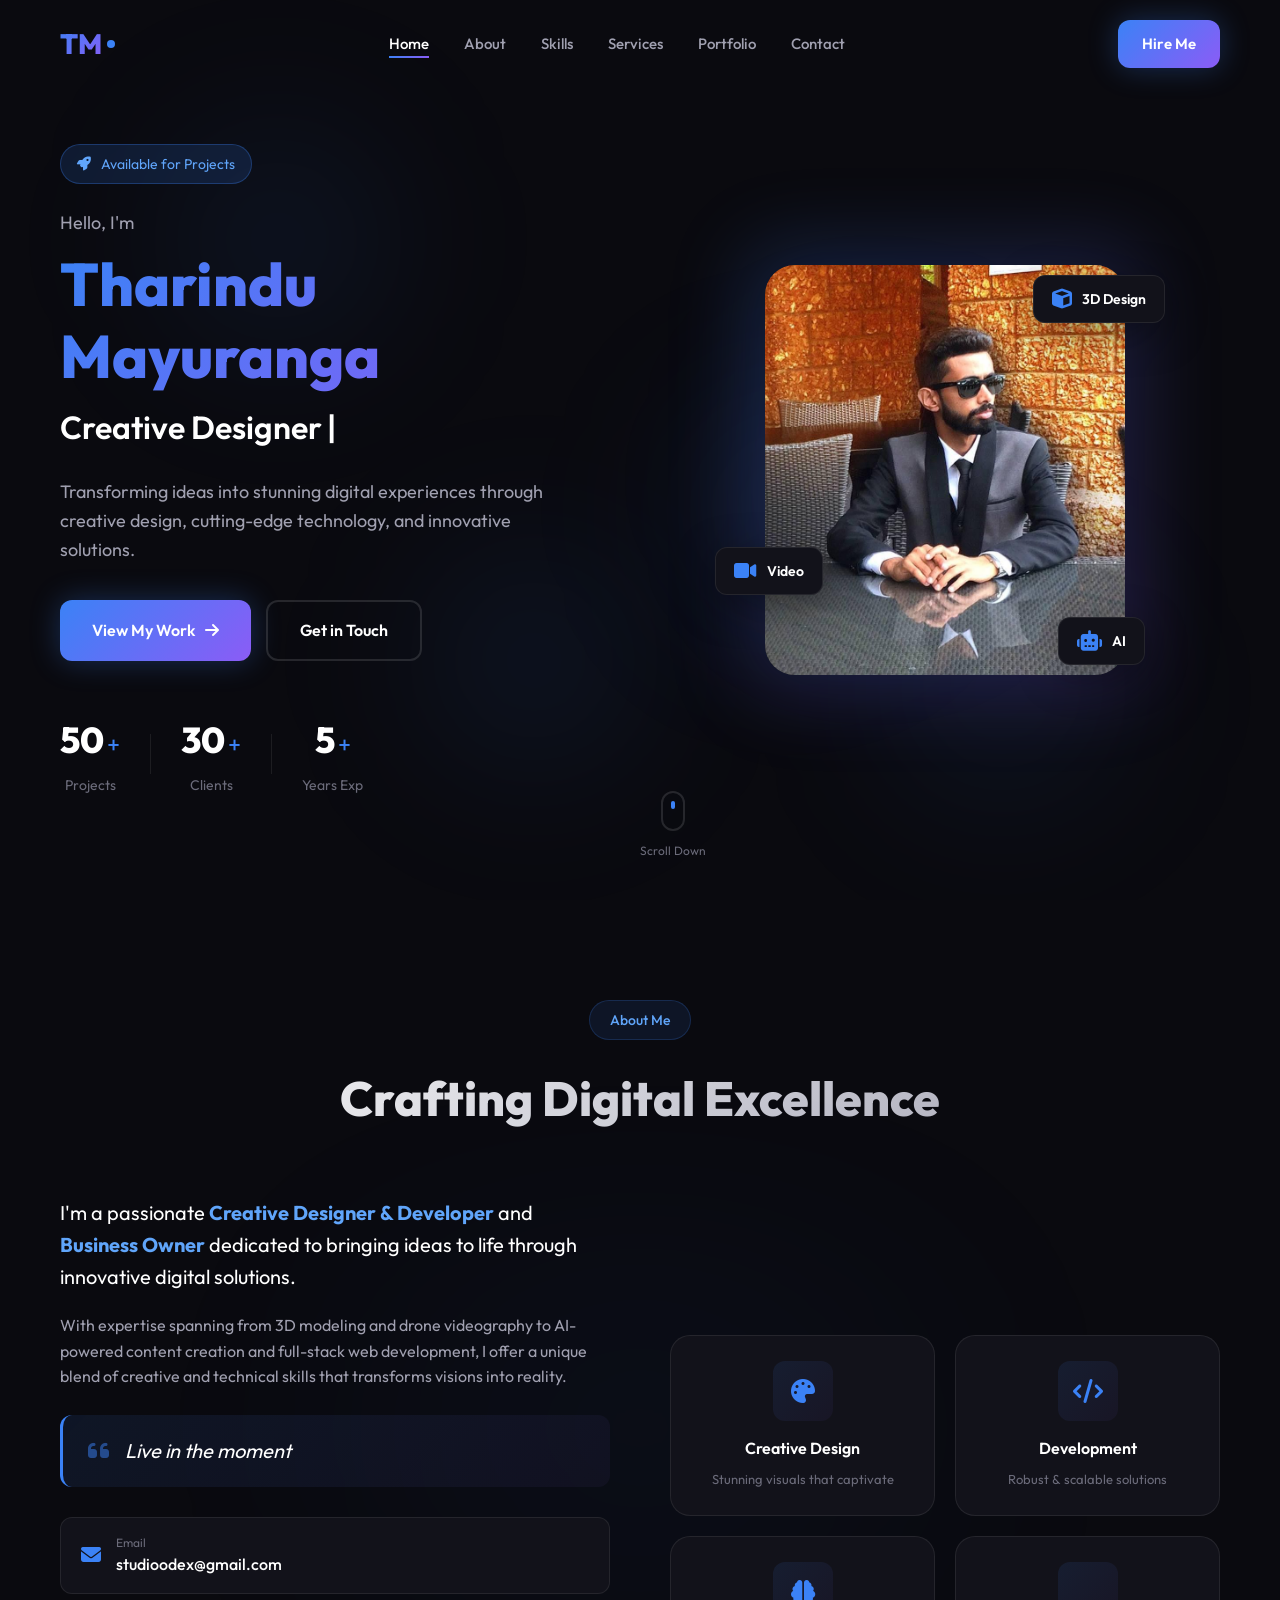
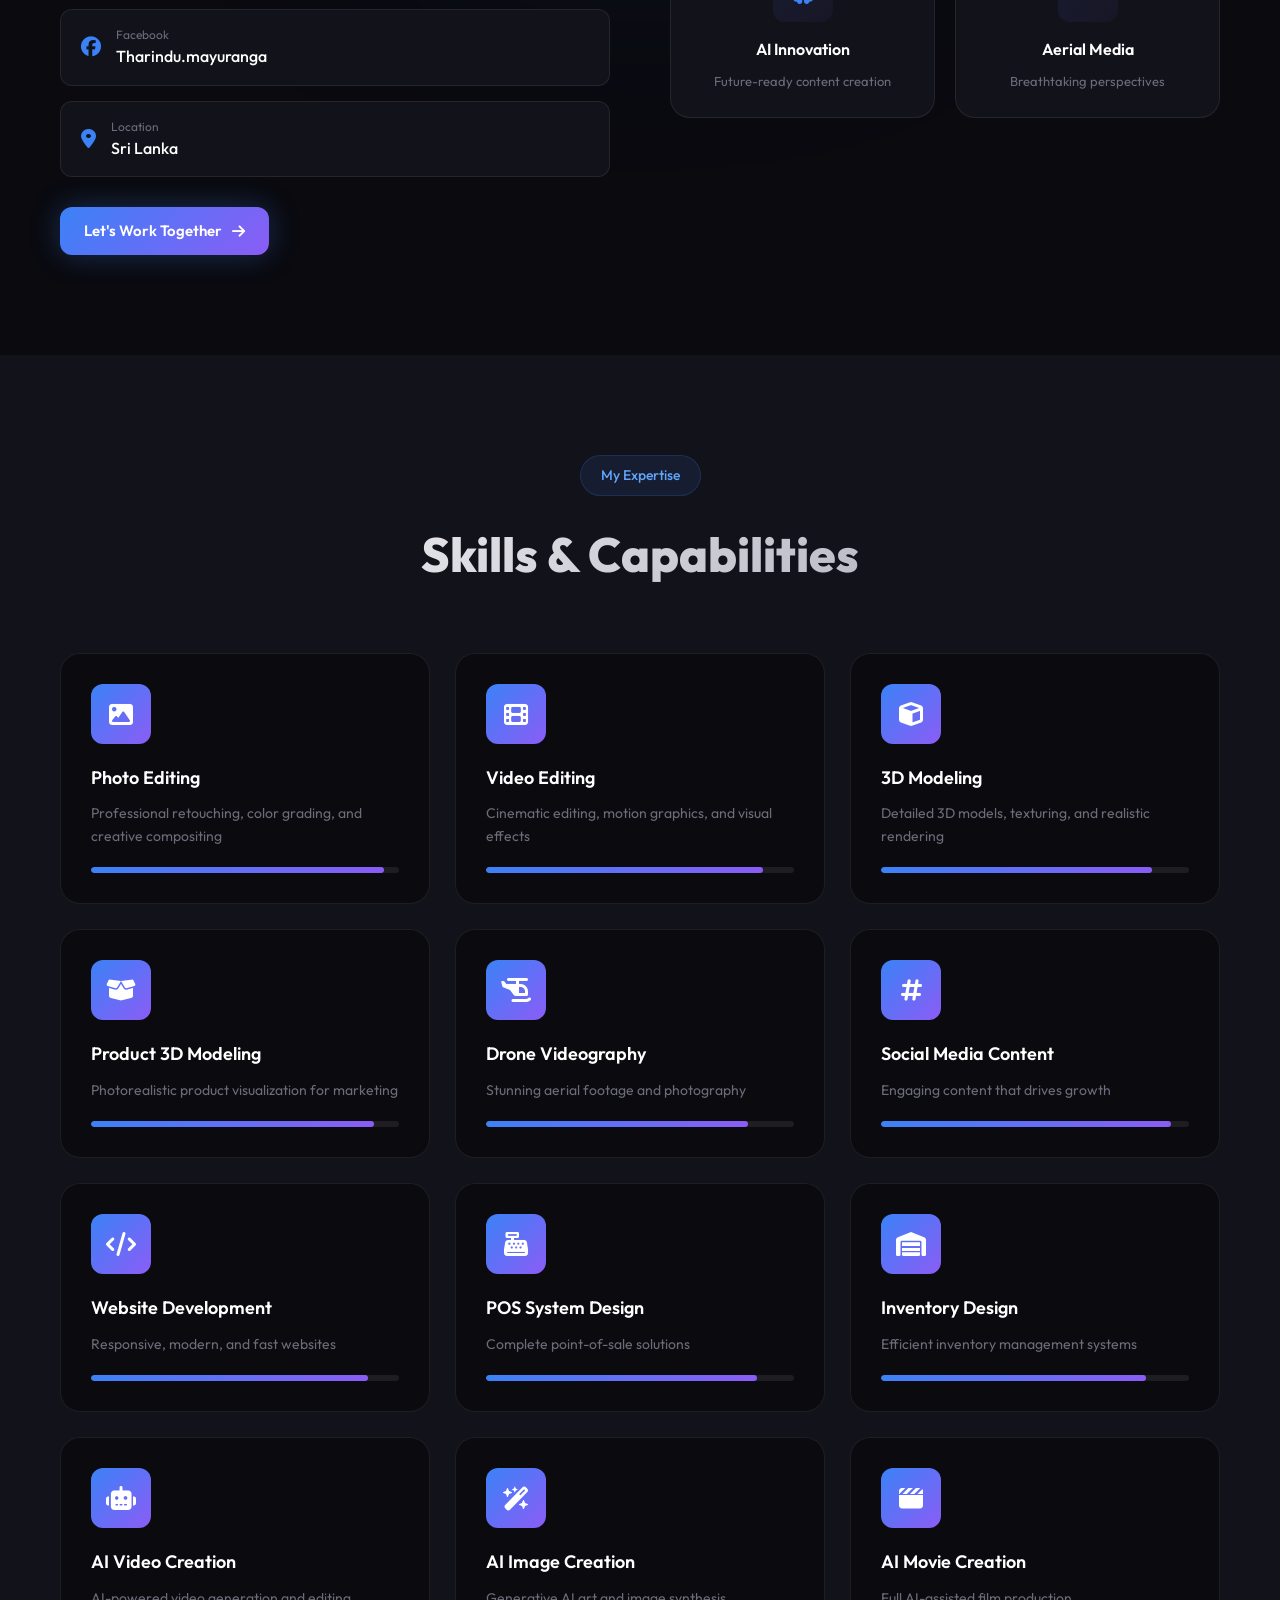
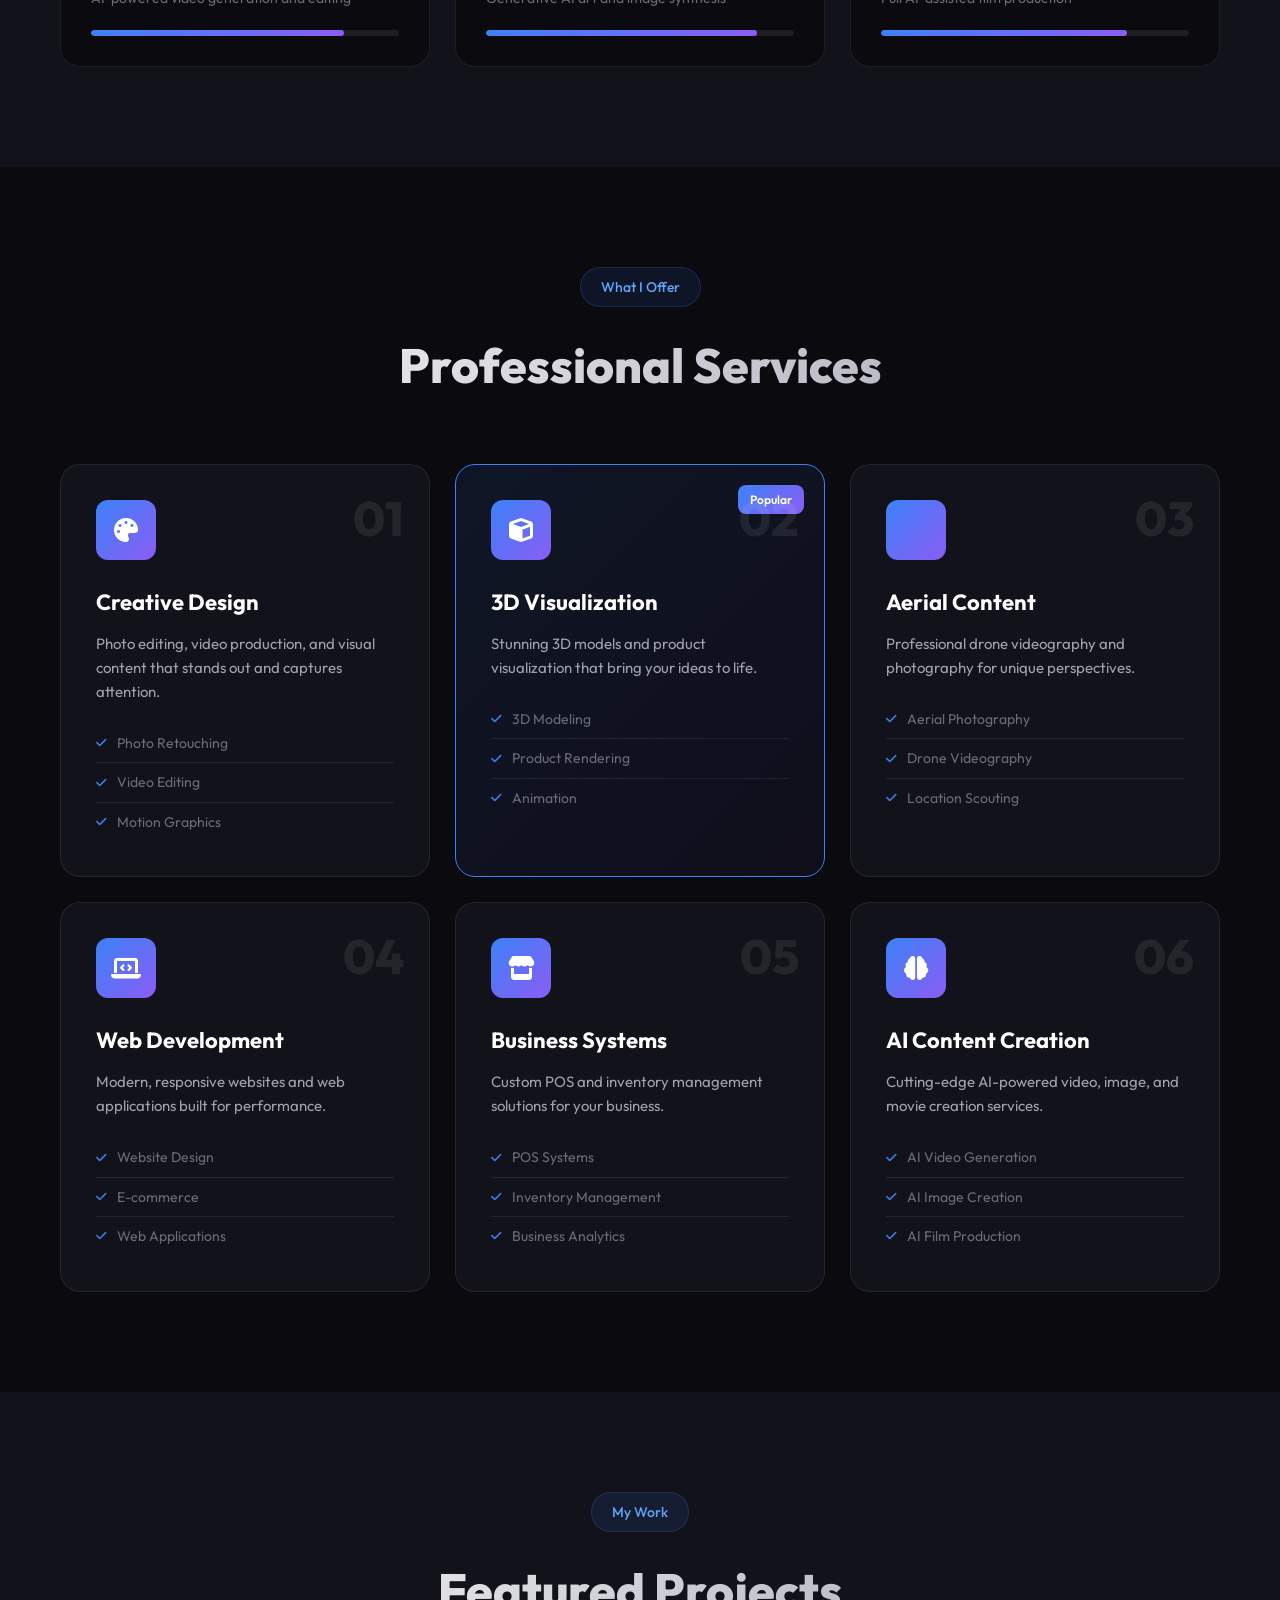
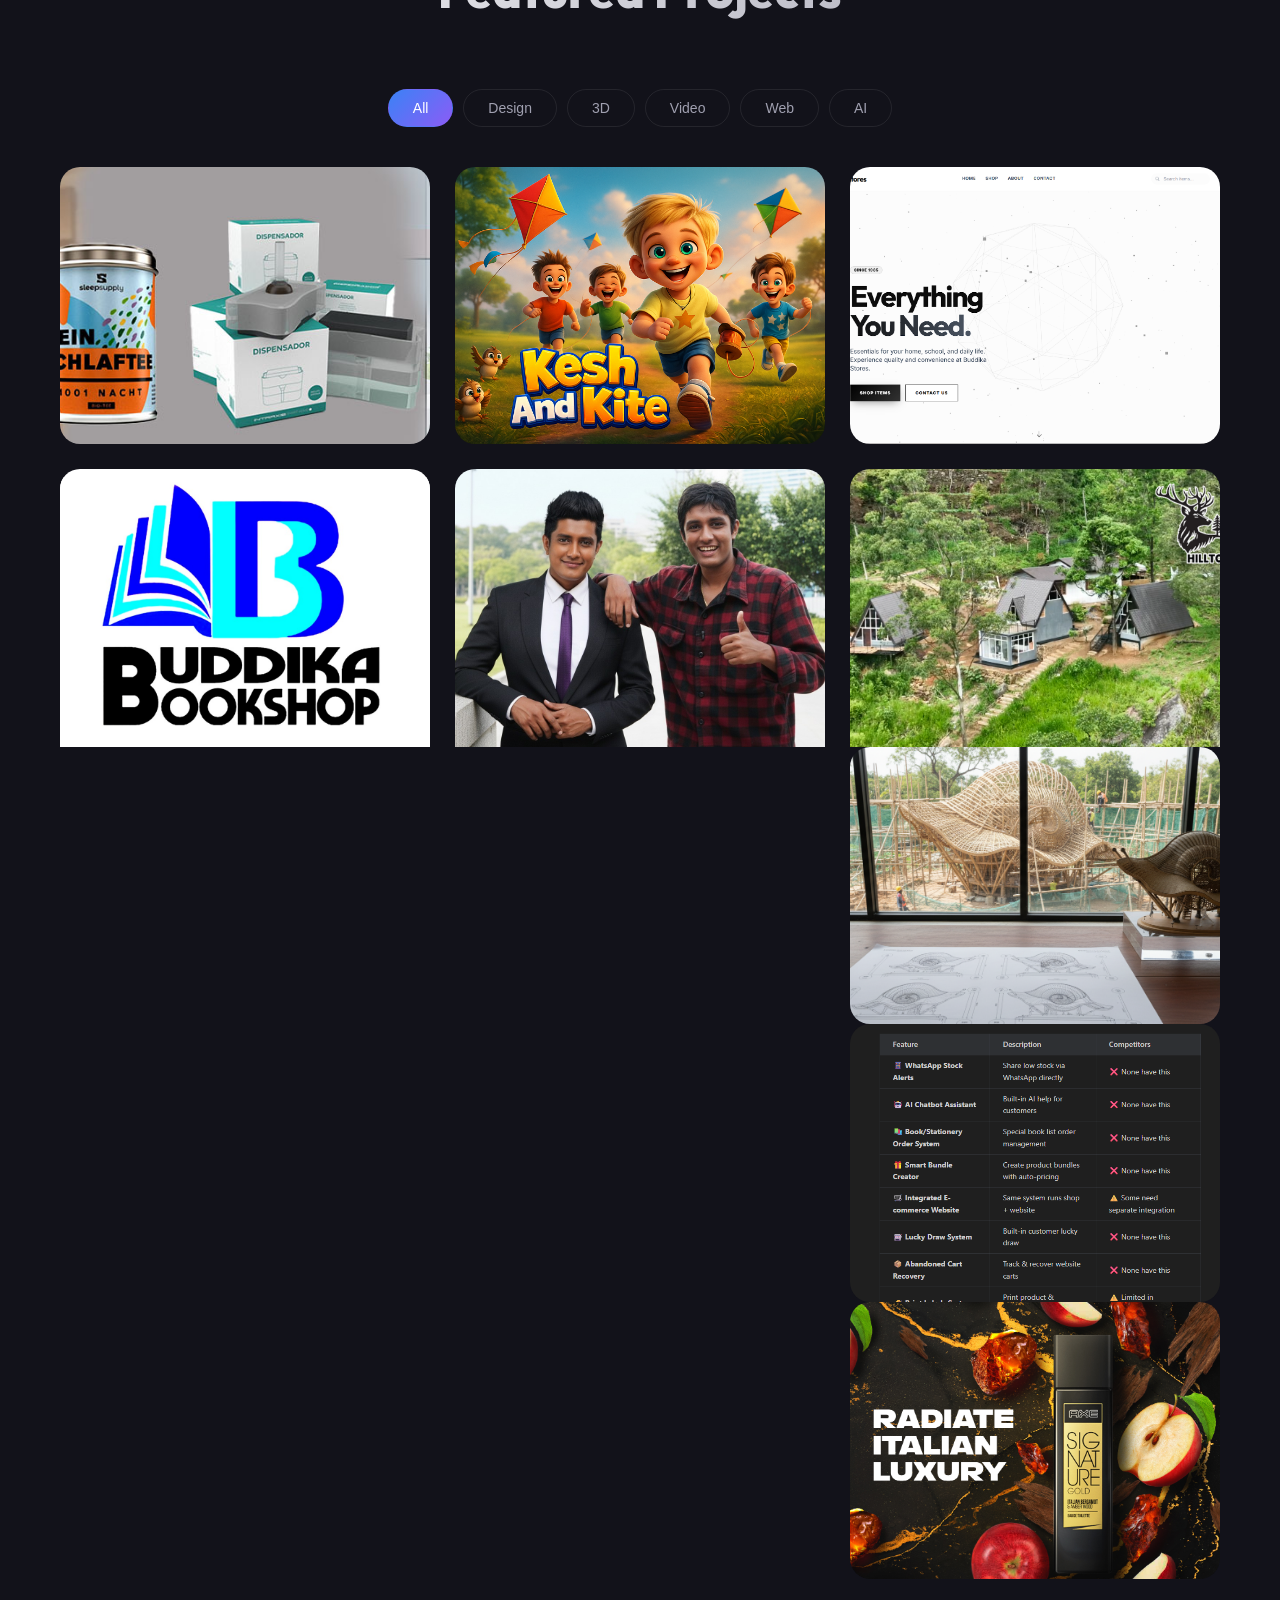
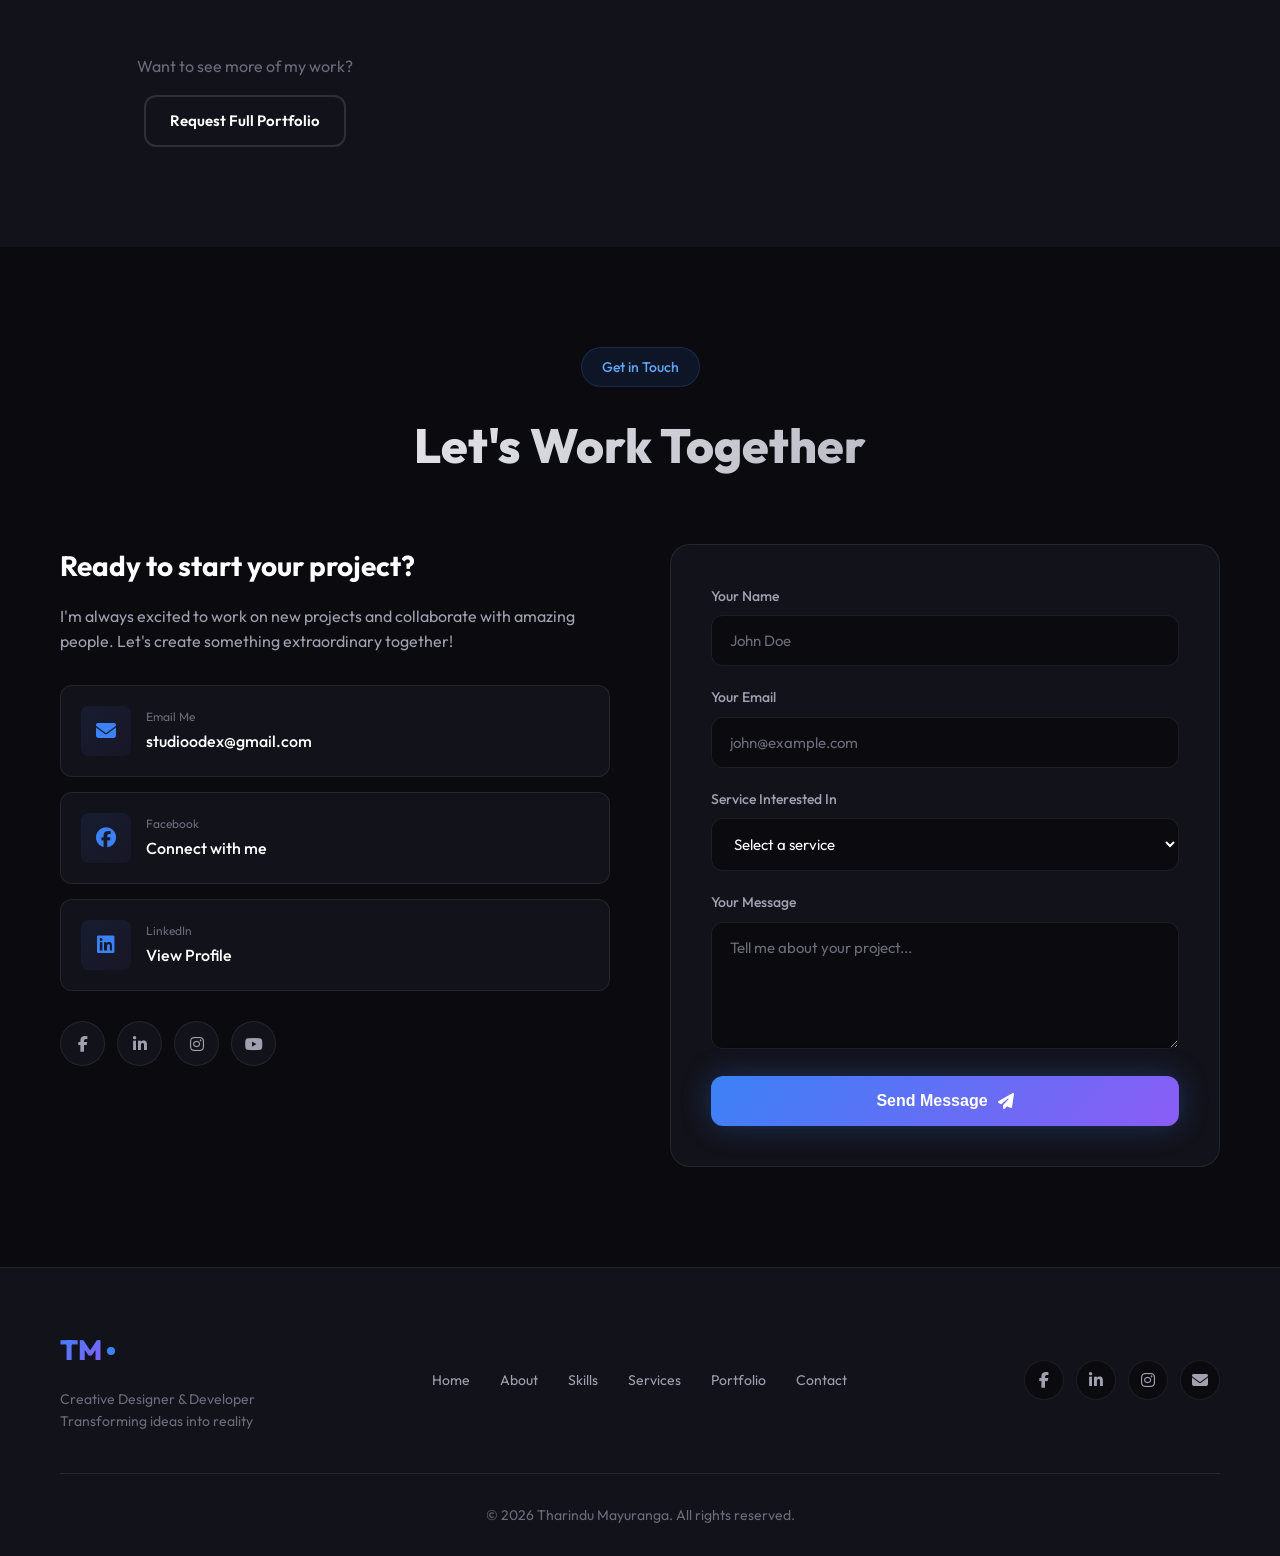
<file: index.html>
<!DOCTYPE html>
<html lang="en">

<head>
    <meta charset="UTF-8">
    <meta name="viewport" content="width=device-width, initial-scale=1.0">
    <meta name="description"
        content="Tharindu Mayuranga - Creative Designer & Developer | 3D Modeling, Drone Videography, AI Content Creator">
    <meta name="keywords"
        content="Creative Designer, Developer, 3D Modeling, Drone Videography, AI Content, Web Development">
    <meta name="author" content="Tharindu Mayuranga">
    <title>Tharindu Mayuranga | Creative Designer & Developer</title>
    <link rel="preconnect" href="https://fonts.googleapis.com">
    <link rel="preconnect" href="https://fonts.gstatic.com" crossorigin>
    <link href="https://fonts.googleapis.com/css2?family=Outfit:wght@300;400;500;600;700;800&display=swap"
        rel="stylesheet">
    <link rel="stylesheet" href="https://cdnjs.cloudflare.com/ajax/libs/font-awesome/6.5.1/css/all.min.css">
    <link rel="stylesheet" href="styles.css">
</head>

<body>
    <!-- Animated Background -->
    <div class="bg-animation">
        <div class="particle"></div>
        <div class="particle"></div>
        <div class="particle"></div>
        <div class="particle"></div>
        <div class="particle"></div>
    </div>

    <!-- Navigation -->
    <nav class="navbar">
        <div class="nav-container">
            <a href="#" class="logo">
                <span class="logo-text">TM</span>
                <span class="logo-dot"></span>
            </a>
            <ul class="nav-links">
                <li><a href="#home" class="active">Home</a></li>
                <li><a href="#about">About</a></li>
                <li><a href="#skills">Skills</a></li>
                <li><a href="#services">Services</a></li>
                <li><a href="#portfolio">Portfolio</a></li>
                <li><a href="#contact">Contact</a></li>
            </ul>
            <div class="nav-actions">
                <a href="#contact" class="btn btn-primary">Hire Me</a>
                <button class="mobile-toggle" aria-label="Toggle menu">
                    <span></span>
                    <span></span>
                    <span></span>
                </button>
            </div>
        </div>
    </nav>

    <!-- Hero Section -->
    <section id="home" class="hero">
        <div class="hero-container">
            <div class="hero-content">
                <div class="hero-badge">
                    <i class="fas fa-rocket"></i>
                    <span>Available for Projects</span>
                </div>
                <h1 class="hero-title">
                    <span class="greeting">Hello, I'm</span>
                    <span class="name">Tharindu Mayuranga</span>
                    <span class="role-wrapper">
                        <span class="role" id="typed-role"></span>
                        <span class="cursor">|</span>
                    </span>
                </h1>
                <p class="hero-description">
                    Transforming ideas into stunning digital experiences through creative design,
                    cutting-edge technology, and innovative solutions.
                </p>
                <div class="hero-cta">
                    <a href="#portfolio" class="btn btn-primary btn-lg">
                        <span>View My Work</span>
                        <i class="fas fa-arrow-right"></i>
                    </a>
                    <a href="#contact" class="btn btn-outline btn-lg">
                        <span>Get in Touch</span>
                    </a>
                </div>
                <div class="hero-stats">
                    <div class="stat-item">
                        <span class="stat-number" data-count="50">0</span>
                        <span class="stat-plus">+</span>
                        <span class="stat-label">Projects</span>
                    </div>
                    <div class="stat-divider"></div>
                    <div class="stat-item">
                        <span class="stat-number" data-count="30">0</span>
                        <span class="stat-plus">+</span>
                        <span class="stat-label">Clients</span>
                    </div>
                    <div class="stat-divider"></div>
                    <div class="stat-item">
                        <span class="stat-number" data-count="5">0</span>
                        <span class="stat-plus">+</span>
                        <span class="stat-label">Years Exp</span>
                    </div>
                </div>
            </div>
            <div class="hero-visual">
                <div class="hero-image-wrapper">
                    <div class="hero-image-bg"></div>
                    <div class="hero-image-placeholder" style="border: none; overflow: hidden;">
                        <img src="profile.jpeg" alt="Tharindu Mayuranga"
                            style="width: 100%; height: 100%; object-fit: cover; border-radius: 20px;">
                    </div>
                    <div class="floating-card card-1">
                        <i class="fas fa-cube"></i>
                        <span>3D Design</span>
                    </div>
                    <div class="floating-card card-2">
                        <i class="fas fa-video"></i>
                        <span>Video</span>
                    </div>
                    <div class="floating-card card-3">
                        <i class="fas fa-robot"></i>
                        <span>AI</span>
                    </div>
                </div>
            </div>
        </div>
        <div class="scroll-indicator">
            <div class="mouse">
                <div class="wheel"></div>
            </div>
            <span>Scroll Down</span>
        </div>
    </section>

    <!-- About Section -->
    <section id="about" class="about">
        <div class="container">
            <div class="section-header">
                <span class="section-tag">About Me</span>
                <h2 class="section-title">Crafting Digital Excellence</h2>
            </div>
            <div class="about-grid">
                <div class="about-content">
                    <div class="about-text">
                        <p class="lead">
                            I'm a passionate <strong>Creative Designer & Developer</strong> and <strong>Business
                                Owner</strong>
                            dedicated to bringing ideas to life through innovative digital solutions.
                        </p>
                        <p>
                            With expertise spanning from 3D modeling and drone videography to AI-powered content
                            creation
                            and full-stack web development, I offer a unique blend of creative and technical skills
                            that transforms visions into reality.
                        </p>
                        <blockquote class="philosophy">
                            <i class="fas fa-quote-left"></i>
                            <span>Live in the moment</span>
                        </blockquote>
                    </div>
                    <div class="about-info">
                        <div class="info-item">
                            <i class="fas fa-envelope"></i>
                            <div>
                                <span class="label">Email</span>
                                <a href="mailto:studioodex@gmail.com">studioodex@gmail.com</a>
                            </div>
                        </div>
                        <div class="info-item">
                            <i class="fab fa-facebook"></i>
                            <div>
                                <span class="label">Facebook</span>
                                <a href="https://www.facebook.com/Tharindu.mayuranga"
                                    target="_blank">Tharindu.mayuranga</a>
                            </div>
                        </div>
                        <div class="info-item">
                            <i class="fas fa-map-marker-alt"></i>
                            <div>
                                <span class="label">Location</span>
                                <span>Sri Lanka</span>
                            </div>
                        </div>
                    </div>
                    <a href="#contact" class="btn btn-primary">
                        <span>Let's Work Together</span>
                        <i class="fas fa-arrow-right"></i>
                    </a>
                </div>
                <div class="about-visual">
                    <div class="experience-cards">
                        <div class="exp-card">
                            <div class="exp-icon"><i class="fas fa-palette"></i></div>
                            <h4>Creative Design</h4>
                            <p>Stunning visuals that captivate</p>
                        </div>
                        <div class="exp-card">
                            <div class="exp-icon"><i class="fas fa-code"></i></div>
                            <h4>Development</h4>
                            <p>Robust & scalable solutions</p>
                        </div>
                        <div class="exp-card">
                            <div class="exp-icon"><i class="fas fa-brain"></i></div>
                            <h4>AI Innovation</h4>
                            <p>Future-ready content creation</p>
                        </div>
                        <div class="exp-card">
                            <div class="exp-icon"><i class="fas fa-drone"></i></div>
                            <h4>Aerial Media</h4>
                            <p>Breathtaking perspectives</p>
                        </div>
                    </div>
                </div>
            </div>
        </div>
    </section>

    <!-- Skills Section -->
    <section id="skills" class="skills">
        <div class="container">
            <div class="section-header">
                <span class="section-tag">My Expertise</span>
                <h2 class="section-title">Skills & Capabilities</h2>
            </div>
            <div class="skills-grid">
                <div class="skill-card" data-aos="fade-up">
                    <div class="skill-icon">
                        <i class="fas fa-image"></i>
                    </div>
                    <h3>Photo Editing</h3>
                    <p>Professional retouching, color grading, and creative compositing</p>
                    <div class="skill-bar">
                        <div class="skill-progress" data-progress="95"></div>
                    </div>
                </div>
                <div class="skill-card" data-aos="fade-up" data-aos-delay="100">
                    <div class="skill-icon">
                        <i class="fas fa-film"></i>
                    </div>
                    <h3>Video Editing</h3>
                    <p>Cinematic editing, motion graphics, and visual effects</p>
                    <div class="skill-bar">
                        <div class="skill-progress" data-progress="90"></div>
                    </div>
                </div>
                <div class="skill-card" data-aos="fade-up" data-aos-delay="200">
                    <div class="skill-icon">
                        <i class="fas fa-cube"></i>
                    </div>
                    <h3>3D Modeling</h3>
                    <p>Detailed 3D models, texturing, and realistic rendering</p>
                    <div class="skill-bar">
                        <div class="skill-progress" data-progress="88"></div>
                    </div>
                </div>
                <div class="skill-card" data-aos="fade-up" data-aos-delay="300">
                    <div class="skill-icon">
                        <i class="fas fa-box-open"></i>
                    </div>
                    <h3>Product 3D Modeling</h3>
                    <p>Photorealistic product visualization for marketing</p>
                    <div class="skill-bar">
                        <div class="skill-progress" data-progress="92"></div>
                    </div>
                </div>
                <div class="skill-card" data-aos="fade-up" data-aos-delay="400">
                    <div class="skill-icon">
                        <i class="fas fa-helicopter"></i>
                    </div>
                    <h3>Drone Videography</h3>
                    <p>Stunning aerial footage and photography</p>
                    <div class="skill-bar">
                        <div class="skill-progress" data-progress="85"></div>
                    </div>
                </div>
                <div class="skill-card" data-aos="fade-up" data-aos-delay="500">
                    <div class="skill-icon">
                        <i class="fas fa-hashtag"></i>
                    </div>
                    <h3>Social Media Content</h3>
                    <p>Engaging content that drives growth</p>
                    <div class="skill-bar">
                        <div class="skill-progress" data-progress="94"></div>
                    </div>
                </div>
                <div class="skill-card" data-aos="fade-up" data-aos-delay="600">
                    <div class="skill-icon">
                        <i class="fas fa-code"></i>
                    </div>
                    <h3>Website Development</h3>
                    <p>Responsive, modern, and fast websites</p>
                    <div class="skill-bar">
                        <div class="skill-progress" data-progress="90"></div>
                    </div>
                </div>
                <div class="skill-card" data-aos="fade-up" data-aos-delay="700">
                    <div class="skill-icon">
                        <i class="fas fa-cash-register"></i>
                    </div>
                    <h3>POS System Design</h3>
                    <p>Complete point-of-sale solutions</p>
                    <div class="skill-bar">
                        <div class="skill-progress" data-progress="88"></div>
                    </div>
                </div>
                <div class="skill-card" data-aos="fade-up" data-aos-delay="800">
                    <div class="skill-icon">
                        <i class="fas fa-warehouse"></i>
                    </div>
                    <h3>Inventory Design</h3>
                    <p>Efficient inventory management systems</p>
                    <div class="skill-bar">
                        <div class="skill-progress" data-progress="86"></div>
                    </div>
                </div>
                <div class="skill-card" data-aos="fade-up" data-aos-delay="900">
                    <div class="skill-icon">
                        <i class="fas fa-robot"></i>
                    </div>
                    <h3>AI Video Creation</h3>
                    <p>AI-powered video generation and editing</p>
                    <div class="skill-bar">
                        <div class="skill-progress" data-progress="82"></div>
                    </div>
                </div>
                <div class="skill-card" data-aos="fade-up" data-aos-delay="1000">
                    <div class="skill-icon">
                        <i class="fas fa-wand-magic-sparkles"></i>
                    </div>
                    <h3>AI Image Creation</h3>
                    <p>Generative AI art and image synthesis</p>
                    <div class="skill-bar">
                        <div class="skill-progress" data-progress="88"></div>
                    </div>
                </div>
                <div class="skill-card" data-aos="fade-up" data-aos-delay="1100">
                    <div class="skill-icon">
                        <i class="fas fa-clapperboard"></i>
                    </div>
                    <h3>AI Movie Creation</h3>
                    <p>Full AI-assisted film production</p>
                    <div class="skill-bar">
                        <div class="skill-progress" data-progress="80"></div>
                    </div>
                </div>
            </div>
        </div>
    </section>

    <!-- Services Section -->
    <section id="services" class="services">
        <div class="container">
            <div class="section-header">
                <span class="section-tag">What I Offer</span>
                <h2 class="section-title">Professional Services</h2>
            </div>
            <div class="services-grid">
                <div class="service-card">
                    <div class="service-number">01</div>
                    <div class="service-icon">
                        <i class="fas fa-palette"></i>
                    </div>
                    <h3>Creative Design</h3>
                    <p>Photo editing, video production, and visual content that stands out and captures attention.</p>
                    <ul class="service-features">
                        <li><i class="fas fa-check"></i> Photo Retouching</li>
                        <li><i class="fas fa-check"></i> Video Editing</li>
                        <li><i class="fas fa-check"></i> Motion Graphics</li>
                    </ul>
                </div>
                <div class="service-card featured">
                    <div class="service-badge">Popular</div>
                    <div class="service-number">02</div>
                    <div class="service-icon">
                        <i class="fas fa-cube"></i>
                    </div>
                    <h3>3D Visualization</h3>
                    <p>Stunning 3D models and product visualization that bring your ideas to life.</p>
                    <ul class="service-features">
                        <li><i class="fas fa-check"></i> 3D Modeling</li>
                        <li><i class="fas fa-check"></i> Product Rendering</li>
                        <li><i class="fas fa-check"></i> Animation</li>
                    </ul>
                </div>
                <div class="service-card">
                    <div class="service-number">03</div>
                    <div class="service-icon">
                        <i class="fas fa-drone"></i>
                    </div>
                    <h3>Aerial Content</h3>
                    <p>Professional drone videography and photography for unique perspectives.</p>
                    <ul class="service-features">
                        <li><i class="fas fa-check"></i> Aerial Photography</li>
                        <li><i class="fas fa-check"></i> Drone Videography</li>
                        <li><i class="fas fa-check"></i> Location Scouting</li>
                    </ul>
                </div>
                <div class="service-card">
                    <div class="service-number">04</div>
                    <div class="service-icon">
                        <i class="fas fa-laptop-code"></i>
                    </div>
                    <h3>Web Development</h3>
                    <p>Modern, responsive websites and web applications built for performance.</p>
                    <ul class="service-features">
                        <li><i class="fas fa-check"></i> Website Design</li>
                        <li><i class="fas fa-check"></i> E-commerce</li>
                        <li><i class="fas fa-check"></i> Web Applications</li>
                    </ul>
                </div>
                <div class="service-card">
                    <div class="service-number">05</div>
                    <div class="service-icon">
                        <i class="fas fa-store"></i>
                    </div>
                    <h3>Business Systems</h3>
                    <p>Custom POS and inventory management solutions for your business.</p>
                    <ul class="service-features">
                        <li><i class="fas fa-check"></i> POS Systems</li>
                        <li><i class="fas fa-check"></i> Inventory Management</li>
                        <li><i class="fas fa-check"></i> Business Analytics</li>
                    </ul>
                </div>
                <div class="service-card">
                    <div class="service-number">06</div>
                    <div class="service-icon">
                        <i class="fas fa-brain"></i>
                    </div>
                    <h3>AI Content Creation</h3>
                    <p>Cutting-edge AI-powered video, image, and movie creation services.</p>
                    <ul class="service-features">
                        <li><i class="fas fa-check"></i> AI Video Generation</li>
                        <li><i class="fas fa-check"></i> AI Image Creation</li>
                        <li><i class="fas fa-check"></i> AI Film Production</li>
                    </ul>
                </div>
            </div>
        </div>
    </section>

    <!-- Portfolio Section -->
    <section id="portfolio" class="portfolio">
        <div class="container">
            <div class="section-header">
                <span class="section-tag">My Work</span>
                <h2 class="section-title">Featured Projects</h2>
            </div>
            <div class="portfolio-filters">
                <button class="filter-btn active" data-filter="all">All</button>
                <button class="filter-btn" data-filter="design">Design</button>
                <button class="filter-btn" data-filter="3d">3D</button>
                <button class="filter-btn" data-filter="video">Video</button>
                <button class="filter-btn" data-filter="web">Web</button>
                <button class="filter-btn" data-filter="ai">AI</button>
            </div>
            <div class="portfolio-grid">
                <div class="portfolio-item" data-category="3d">
                    <div class="portfolio-image">
                        <img src="3d work.jpg" alt="3D Product Visualization"
                            style="width: 100%; height: 100%; object-fit: cover;">
                        <div class="portfolio-overlay">
                            <h4>3D Product Visualization</h4>
                            <p>Product Modeling</p>
                            <a href="#" class="portfolio-link"><i class="fas fa-arrow-right"></i></a>
                        </div>
                    </div>
                </div>
                <div class="portfolio-item" data-category="video">
                    <div class="portfolio-image">
                        <img src="project-video.jpg.png" alt="Cinematic Video Edit"
                            style="width: 100%; height: 100%; object-fit: cover;">
                        <div class="portfolio-overlay">
                            <h4>Cinematic Video Edit</h4>
                            <p>Video Production</p>
                            <a href="#" class="portfolio-link"><i class="fas fa-arrow-right"></i></a>
                        </div>
                    </div>
                </div>
                <div class="portfolio-item" data-category="web">
                    <div class="portfolio-image">
                        <img src="project-web.jpg.png" alt="E-commerce Website"
                            style="width: 100%; height: 100%; object-fit: cover;">
                        <div class="portfolio-overlay">
                            <h4>E-commerce Website</h4>
                            <p>Web Development</p>
                            <a href="#" class="portfolio-link"><i class="fas fa-arrow-right"></i></a>
                        </div>
                    </div>
                </div>
                <div class="portfolio-item" data-category="design">
                    <div class="portfolio-image">
                        <img src="brand-design.jpg" alt="Buddika Bookshop Brand Design"
                            style="width: 100%; height: 100%; object-fit: contain; background: #fff;">
                        <div class="portfolio-overlay">
                            <h4>Brand Design</h4>
                            <p>Logo & Branding</p>
                            <a href="#" class="portfolio-link"><i class="fas fa-arrow-right"></i></a>
                        </div>
                    </div>
                </div>
                <div class="portfolio-item" data-category="ai">
                    <div class="portfolio-image">
                        <img src="project-ai.jpg.jpg" alt="AI Generated Content"
                            style="width: 100%; height: 100%; object-fit: cover;">
                        <div class="portfolio-overlay">
                            <h4>AI Generated Content</h4>
                            <p>AI Creation</p>
                            <a href="#" class="portfolio-link"><i class="fas fa-arrow-right"></i></a>
                        </div>
                    </div>
                </div>
                <div class="portfolio-item" data-category="video">
                    <div class="portfolio-image">
                        <img src="project-drone.jpg.png" alt="Aerial Cinematography"
                            style="width: 100%; height: 100%; object-fit: cover;">
                        <div class="portfolio-overlay">
                            <h4>Aerial Cinematography</h4>
                            <p>Drone Videography</p>
                            <a href="#" class="portfolio-link"><i class="fas fa-arrow-right"></i></a>
                        </div>
                    </div>
                    <!-- Photo Editing -->
                    <div class="portfolio-item" data-category="design">
                        <div class="portfolio-image">
                            <img src="photo-edit-1.jpg.png" alt="Photo Editing"
                                style="width: 100%; height: 100%; object-fit: cover;">
                            <div class="portfolio-overlay">
                                <h4>Photo Editing</h4>
                                <p>Professional Retouching</p>
                                <a href="#" class="portfolio-link"><i class="fas fa-arrow-right"></i></a>
                            </div>
                        </div>
                    </div>
                    <!-- POS System -->
                    <div class="portfolio-item" data-category="web">
                        <div class="portfolio-image">
                            <img src="pos-system.jpg.png" alt="POS System"
                                style="width: 100%; height: 100%; object-fit: cover;">
                            <div class="portfolio-overlay">
                                <h4>POS System</h4>
                                <p>Point of Sale Solution</p>
                                <a href="#" class="portfolio-link"><i class="fas fa-arrow-right"></i></a>
                            </div>
                        </div>
                    </div>
                    <!-- Social Media Content -->
                    <div class="portfolio-item" data-category="design">
                        <div class="portfolio-image">
                            <img src="social-media-1.jpg.jpg" alt="Social Media Content"
                                style="width: 100%; height: 100%; object-fit: cover;">
                            <div class="portfolio-overlay">
                                <h4>Social Media Content</h4>
                                <p>Content Creation</p>
                                <a href="#" class="portfolio-link"><i class="fas fa-arrow-right"></i></a>
                            </div>
                        </div>
                    </div>
                </div>
                <div class="portfolio-cta">
                    <p>Want to see more of my work?</p>
                    <a href="#contact" class="btn btn-outline">Request Full Portfolio</a>
                </div>
            </div>
    </section>

    <!-- Contact Section -->
    <section id="contact" class="contact">
        <div class="container">
            <div class="section-header">
                <span class="section-tag">Get in Touch</span>
                <h2 class="section-title">Let's Work Together</h2>
            </div>
            <div class="contact-grid">
                <div class="contact-info">
                    <h3>Ready to start your project?</h3>
                    <p>I'm always excited to work on new projects and collaborate with amazing people. Let's create
                        something extraordinary together!</p>
                    <div class="contact-cards">
                        <div class="contact-card">
                            <div class="contact-icon">
                                <i class="fas fa-envelope"></i>
                            </div>
                            <div class="contact-details">
                                <span class="label">Email Me</span>
                                <a href="mailto:studioodex@gmail.com">studioodex@gmail.com</a>
                            </div>
                        </div>
                        <div class="contact-card">
                            <div class="contact-icon">
                                <i class="fab fa-facebook"></i>
                            </div>
                            <div class="contact-details">
                                <span class="label">Facebook</span>
                                <a href="https://www.facebook.com/Tharindu.mayuranga" target="_blank">Connect with
                                    me</a>
                            </div>
                        </div>
                        <div class="contact-card">
                            <div class="contact-icon">
                                <i class="fab fa-linkedin"></i>
                            </div>
                            <div class="contact-details">
                                <span class="label">LinkedIn</span>
                                <a href="https://www.linkedin.com/in/tharindu-mayuranga/" target="_blank">View
                                    Profile</a>
                            </div>
                        </div>
                    </div>
                    <div class="social-links">
                        <a href="https://www.facebook.com/Tharindu.mayuranga" target="_blank" class="social-link">
                            <i class="fab fa-facebook-f"></i>
                        </a>
                        <a href="https://www.linkedin.com/in/tharindu-mayuranga/" target="_blank" class="social-link">
                            <i class="fab fa-linkedin-in"></i>
                        </a>
                        <a href="#" class="social-link">
                            <i class="fab fa-instagram"></i>
                        </a>
                        <a href="#" class="social-link">
                            <i class="fab fa-youtube"></i>
                        </a>
                    </div>
                </div>
                <div class="contact-form-wrapper">
                    <form class="contact-form" id="contactForm">
                        <div class="form-group">
                            <label for="name">Your Name</label>
                            <input type="text" id="name" name="name" placeholder="John Doe" required>
                        </div>
                        <div class="form-group">
                            <label for="email">Your Email</label>
                            <input type="email" id="email" name="email" placeholder="john@example.com" required>
                        </div>
                        <div class="form-group">
                            <label for="service">Service Interested In</label>
                            <select id="service" name="service">
                                <option value="">Select a service</option>
                                <option value="design">Creative Design</option>
                                <option value="3d">3D Modeling</option>
                                <option value="video">Video Editing</option>
                                <option value="drone">Drone Videography</option>
                                <option value="web">Web Development</option>
                                <option value="pos">POS/Inventory System</option>
                                <option value="ai">AI Content Creation</option>
                                <option value="other">Other</option>
                            </select>
                        </div>
                        <div class="form-group">
                            <label for="message">Your Message</label>
                            <textarea id="message" name="message" rows="5" placeholder="Tell me about your project..."
                                required></textarea>
                        </div>
                        <button type="submit" class="btn btn-primary btn-lg btn-full">
                            <span>Send Message</span>
                            <i class="fas fa-paper-plane"></i>
                        </button>
                    </form>
                </div>
            </div>
        </div>
    </section>

    <!-- Footer -->
    <footer class="footer">
        <div class="container">
            <div class="footer-content">
                <div class="footer-brand">
                    <a href="#" class="logo">
                        <span class="logo-text">TM</span>
                        <span class="logo-dot"></span>
                    </a>
                    <p>Creative Designer & Developer<br>Transforming ideas into reality</p>
                </div>
                <div class="footer-links">
                    <a href="#home">Home</a>
                    <a href="#about">About</a>
                    <a href="#skills">Skills</a>
                    <a href="#services">Services</a>
                    <a href="#portfolio">Portfolio</a>
                    <a href="#contact">Contact</a>
                </div>
                <div class="footer-social">
                    <a href="https://www.facebook.com/Tharindu.mayuranga" target="_blank"><i
                            class="fab fa-facebook-f"></i></a>
                    <a href="https://www.linkedin.com/in/tharindu-mayuranga/" target="_blank"><i
                            class="fab fa-linkedin-in"></i></a>
                    <a href="#"><i class="fab fa-instagram"></i></a>
                    <a href="mailto:studioodex@gmail.com"><i class="fas fa-envelope"></i></a>
                </div>
            </div>
            <div class="footer-bottom">
                <p>&copy; 2026 Tharindu Mayuranga. All rights reserved.</p>
            </div>
        </div>
    </footer>

    <script src="script.js"></script>
</body>

</html>
</file>
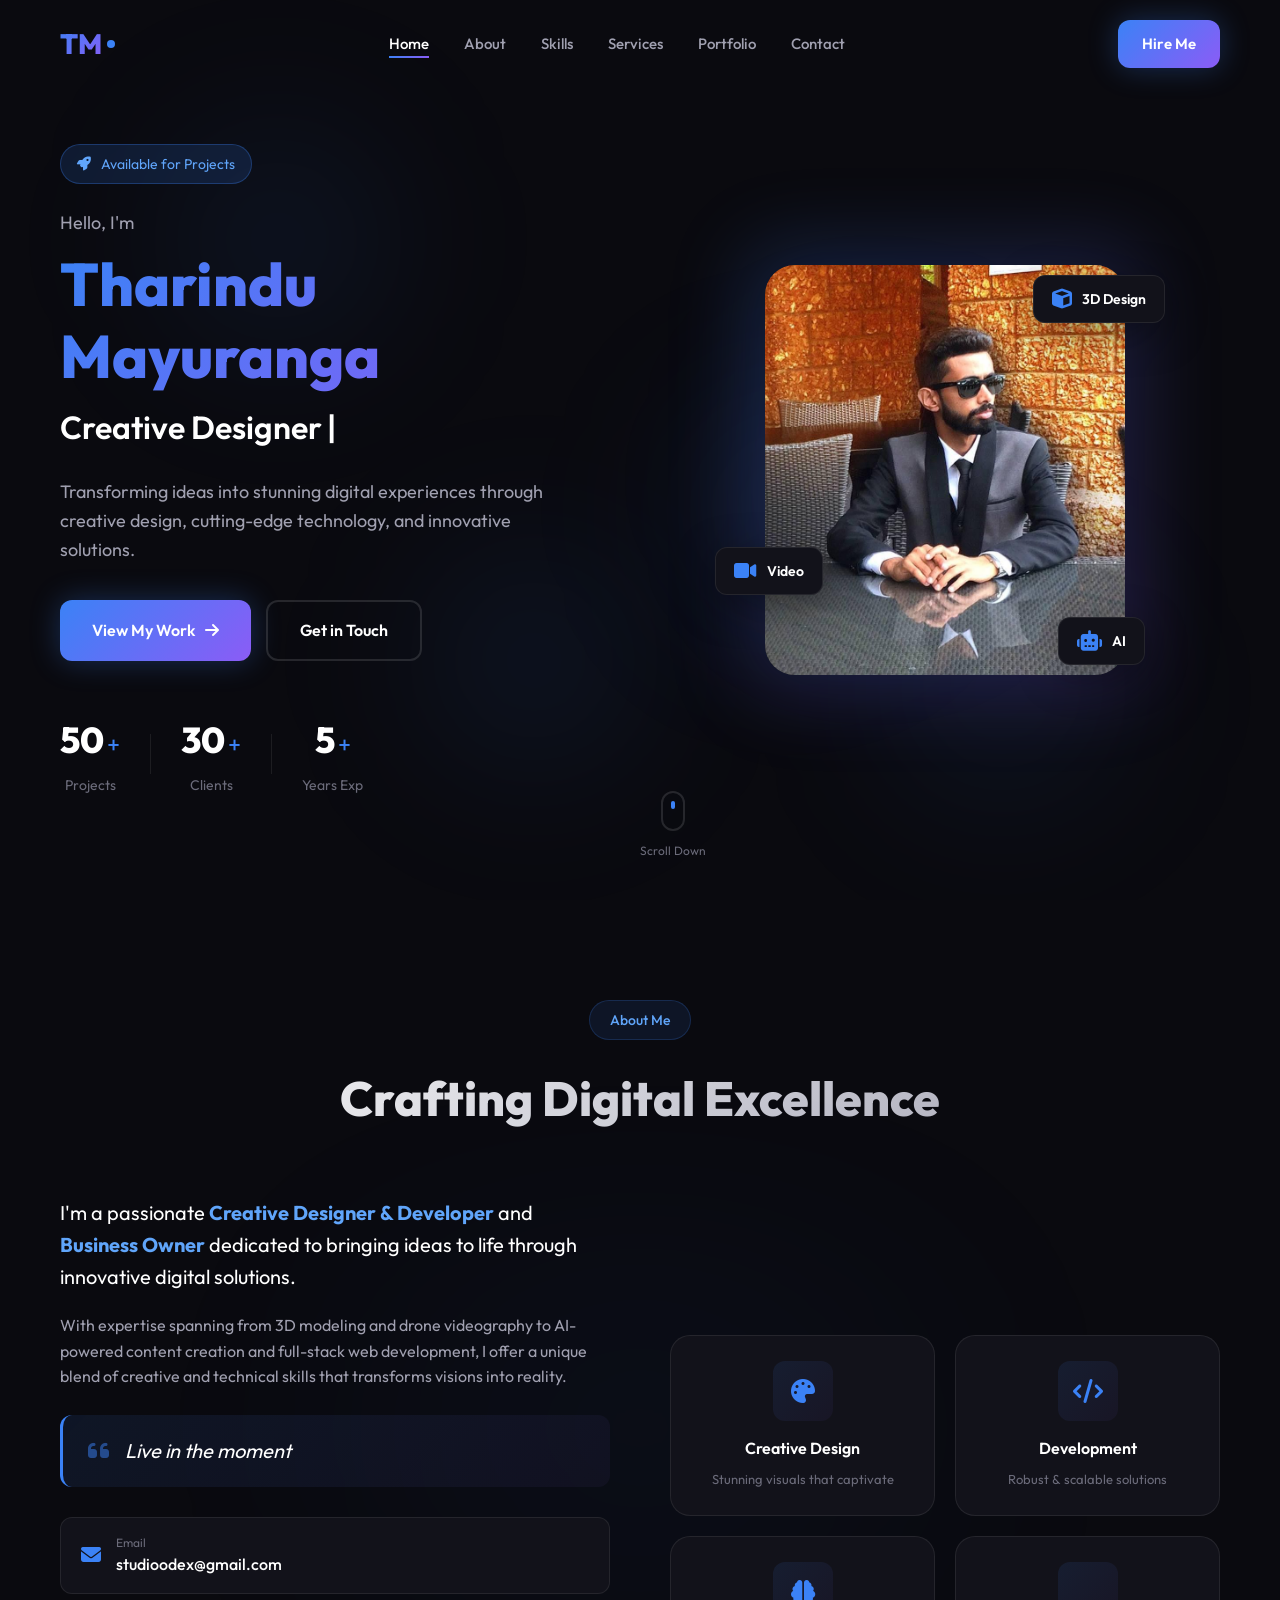
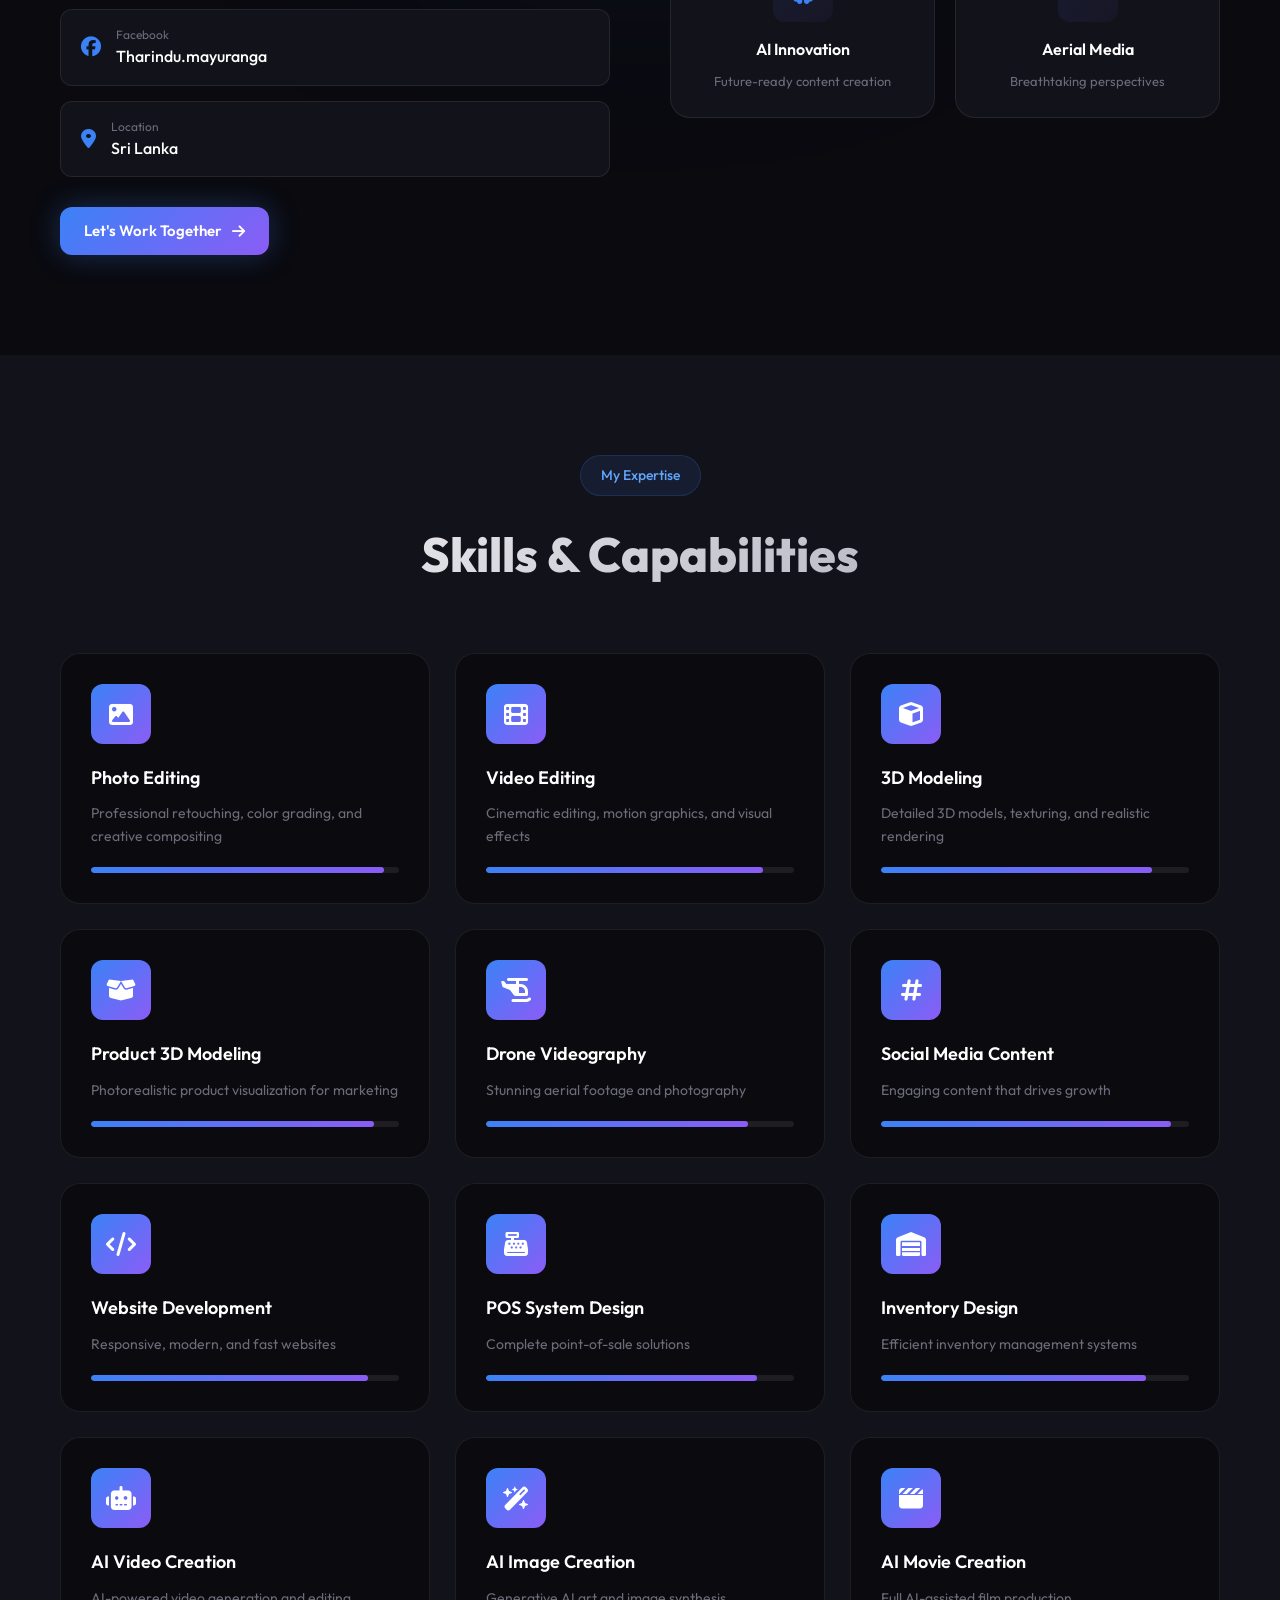
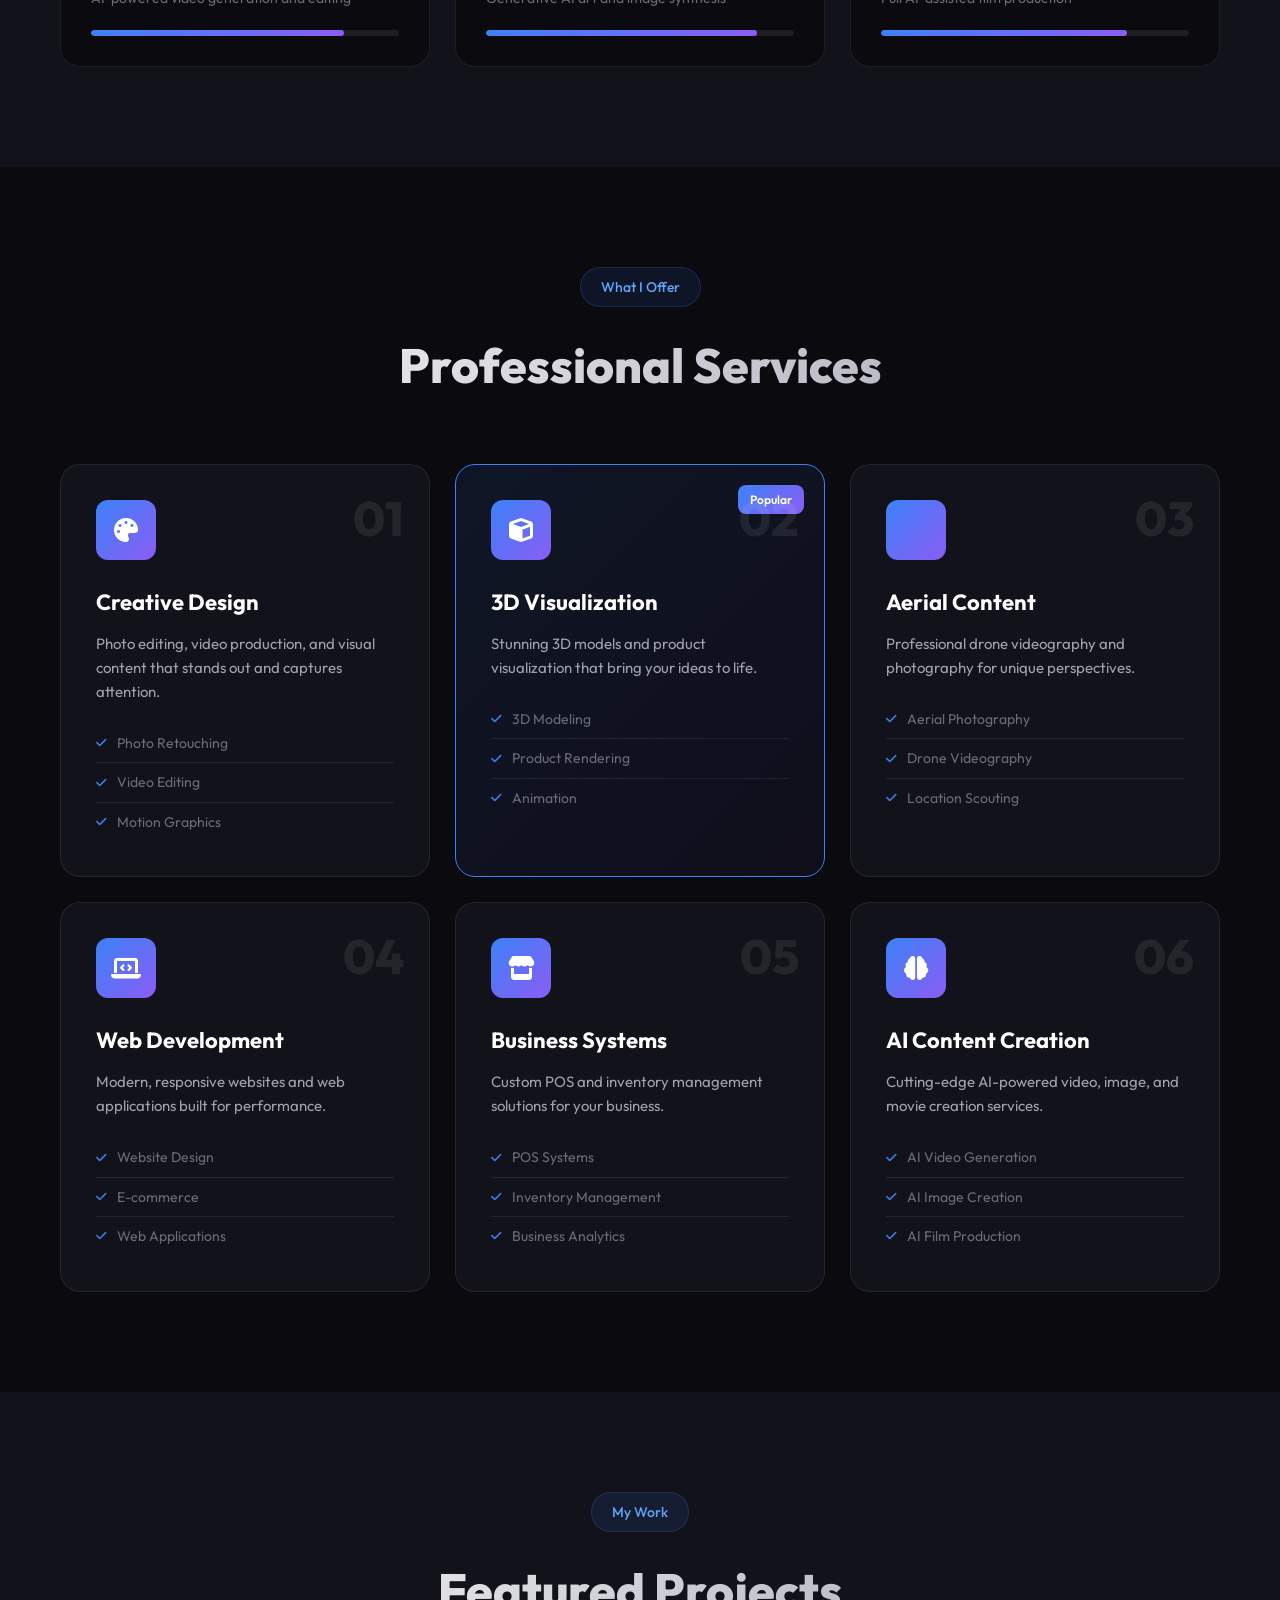
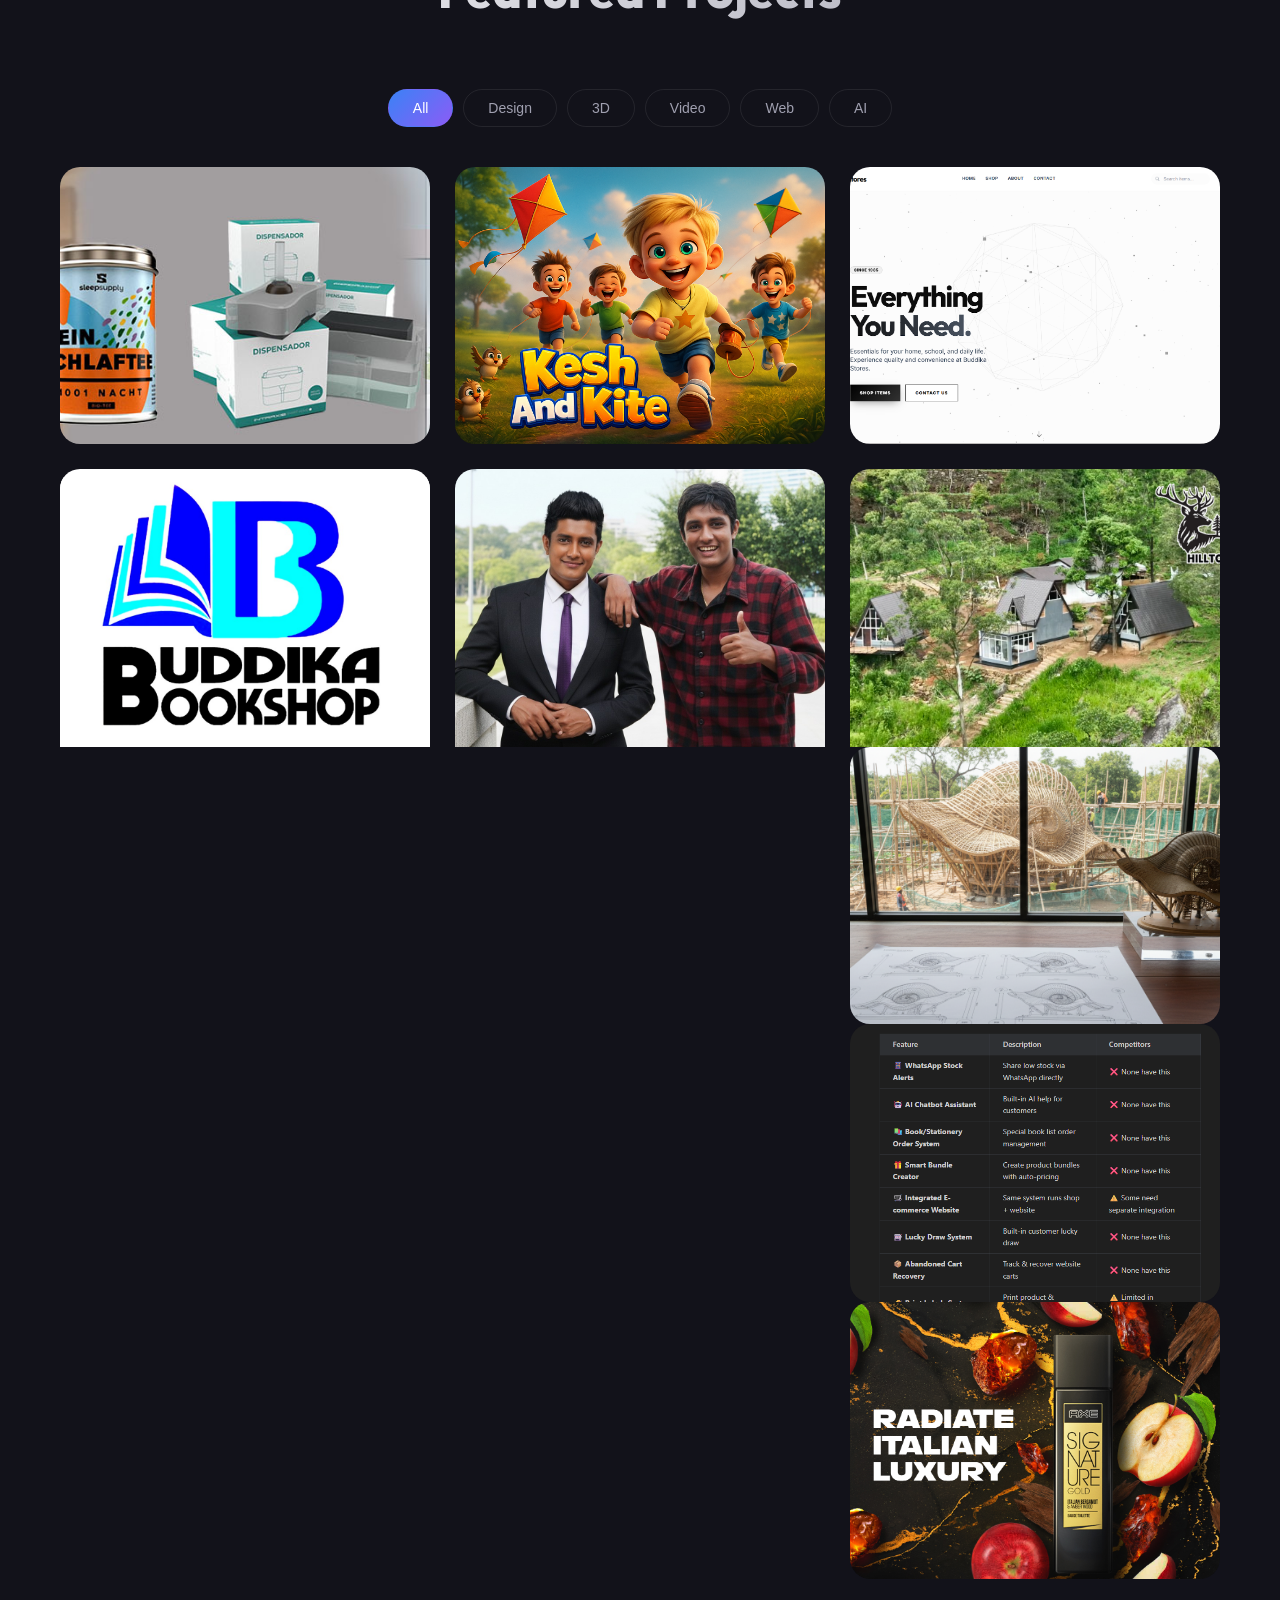
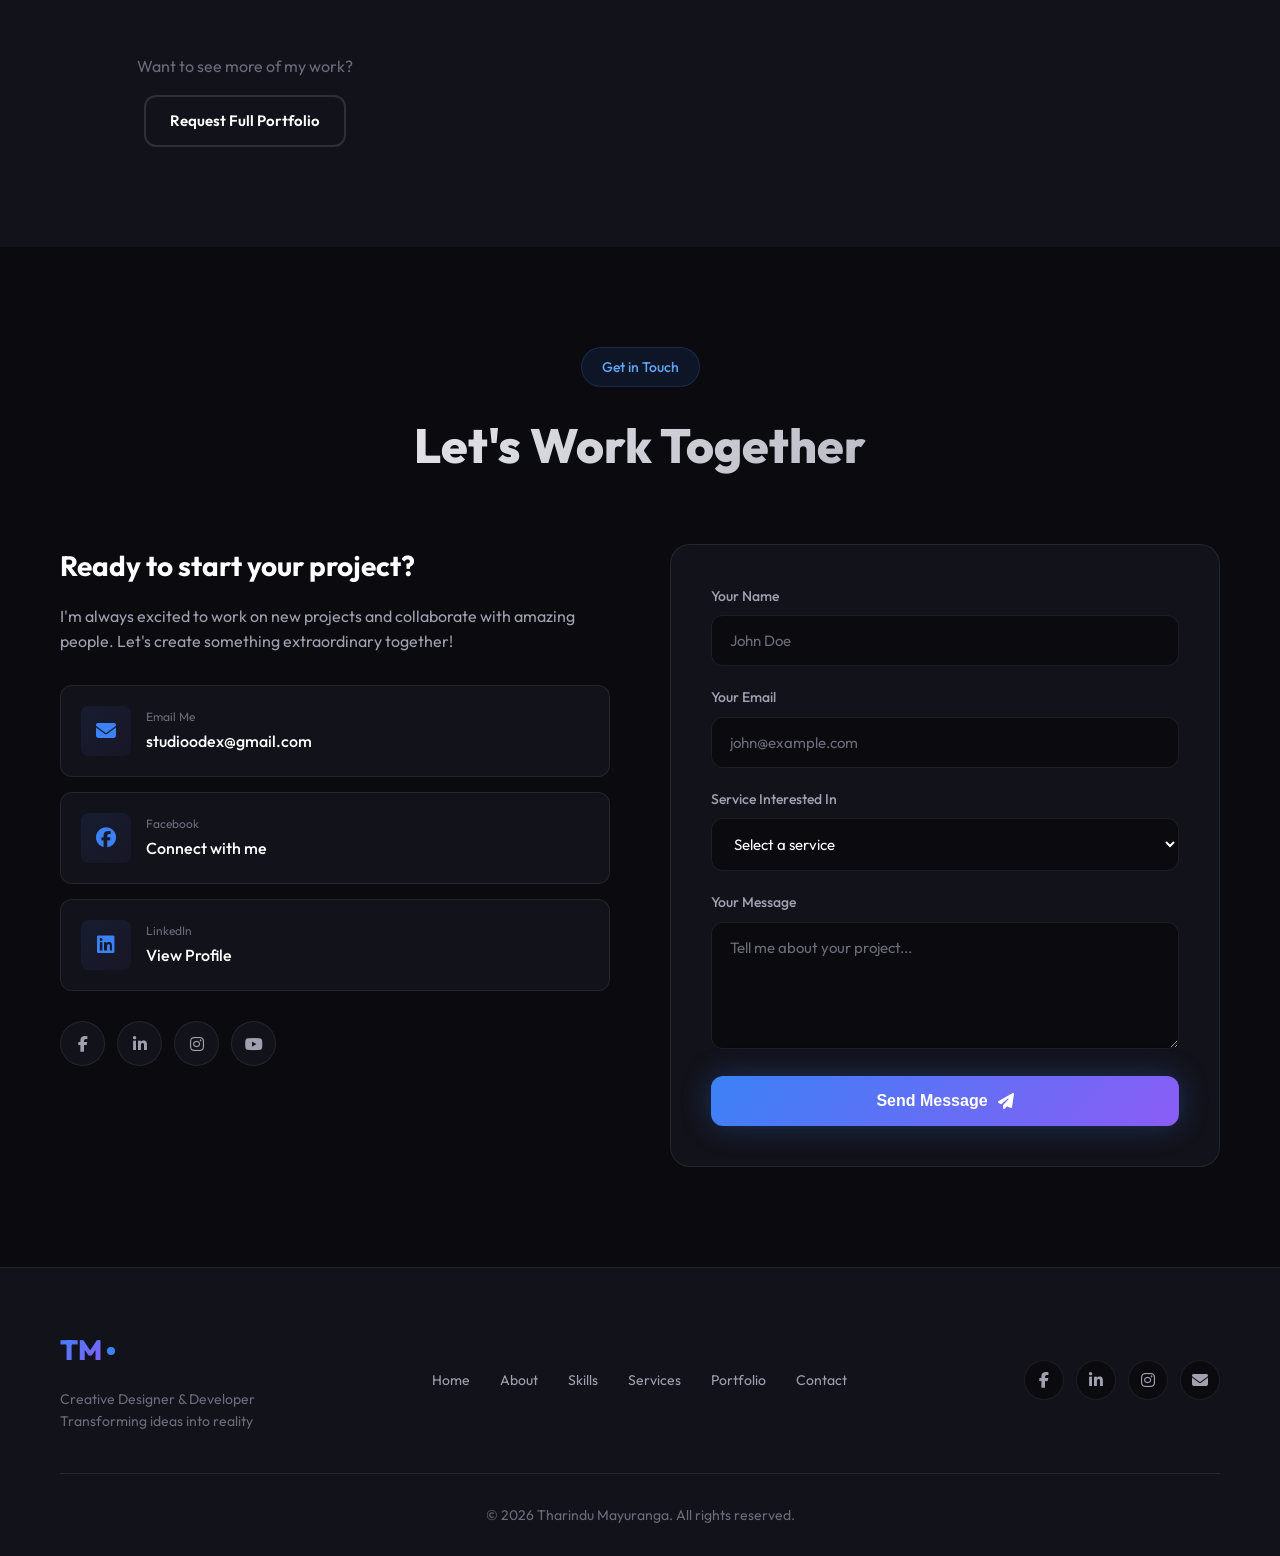
<file: linkdin software/index.html>
<!DOCTYPE html>
<html lang="en">

<head>
    <meta charset="UTF-8">
    <meta name="viewport" content="width=device-width, initial-scale=1.0">
    <meta name="description"
        content="Tharindu Mayuranga - Creative Designer & Developer | 3D Modeling, Drone Videography, AI Content Creator">
    <meta name="keywords"
        content="Creative Designer, Developer, 3D Modeling, Drone Videography, AI Content, Web Development">
    <meta name="author" content="Tharindu Mayuranga">
    <title>Tharindu Mayuranga | Creative Designer & Developer</title>
    <link rel="preconnect" href="https://fonts.googleapis.com">
    <link rel="preconnect" href="https://fonts.gstatic.com" crossorigin>
    <link href="https://fonts.googleapis.com/css2?family=Outfit:wght@300;400;500;600;700;800&display=swap"
        rel="stylesheet">
    <link rel="stylesheet" href="https://cdnjs.cloudflare.com/ajax/libs/font-awesome/6.5.1/css/all.min.css">
    <link rel="stylesheet" href="styles.css">
</head>

<body>
    <!-- Animated Background -->
    <div class="bg-animation">
        <div class="particle"></div>
        <div class="particle"></div>
        <div class="particle"></div>
        <div class="particle"></div>
        <div class="particle"></div>
    </div>

    <!-- Navigation -->
    <nav class="navbar">
        <div class="nav-container">
            <a href="#" class="logo">
                <span class="logo-text">TM</span>
                <span class="logo-dot"></span>
            </a>
            <ul class="nav-links">
                <li><a href="#home" class="active">Home</a></li>
                <li><a href="#about">About</a></li>
                <li><a href="#skills">Skills</a></li>
                <li><a href="#services">Services</a></li>
                <li><a href="#portfolio">Portfolio</a></li>
                <li><a href="#contact">Contact</a></li>
            </ul>
            <div class="nav-actions">
                <a href="#contact" class="btn btn-primary">Hire Me</a>
                <button class="mobile-toggle" aria-label="Toggle menu">
                    <span></span>
                    <span></span>
                    <span></span>
                </button>
            </div>
        </div>
    </nav>

    <!-- Hero Section -->
    <section id="home" class="hero">
        <div class="hero-container">
            <div class="hero-content">
                <div class="hero-badge">
                    <i class="fas fa-rocket"></i>
                    <span>Available for Projects</span>
                </div>
                <h1 class="hero-title">
                    <span class="greeting">Hello, I'm</span>
                    <span class="name">Tharindu Mayuranga</span>
                    <span class="role-wrapper">
                        <span class="role" id="typed-role"></span>
                        <span class="cursor">|</span>
                    </span>
                </h1>
                <p class="hero-description">
                    Transforming ideas into stunning digital experiences through creative design,
                    cutting-edge technology, and innovative solutions.
                </p>
                <div class="hero-cta">
                    <a href="#portfolio" class="btn btn-primary btn-lg">
                        <span>View My Work</span>
                        <i class="fas fa-arrow-right"></i>
                    </a>
                    <a href="#contact" class="btn btn-outline btn-lg">
                        <span>Get in Touch</span>
                    </a>
                </div>
                <div class="hero-stats">
                    <div class="stat-item">
                        <span class="stat-number" data-count="50">0</span>
                        <span class="stat-plus">+</span>
                        <span class="stat-label">Projects</span>
                    </div>
                    <div class="stat-divider"></div>
                    <div class="stat-item">
                        <span class="stat-number" data-count="30">0</span>
                        <span class="stat-plus">+</span>
                        <span class="stat-label">Clients</span>
                    </div>
                    <div class="stat-divider"></div>
                    <div class="stat-item">
                        <span class="stat-number" data-count="5">0</span>
                        <span class="stat-plus">+</span>
                        <span class="stat-label">Years Exp</span>
                    </div>
                </div>
            </div>
            <div class="hero-visual">
                <div class="hero-image-wrapper">
                    <div class="hero-image-bg"></div>
                    <div class="hero-image-placeholder" style="border: none; overflow: hidden;">
                        <img src="profile.jpeg" alt="Tharindu Mayuranga"
                            style="width: 100%; height: 100%; object-fit: cover; border-radius: 20px;">
                    </div>
                    <div class="floating-card card-1">
                        <i class="fas fa-cube"></i>
                        <span>3D Design</span>
                    </div>
                    <div class="floating-card card-2">
                        <i class="fas fa-video"></i>
                        <span>Video</span>
                    </div>
                    <div class="floating-card card-3">
                        <i class="fas fa-robot"></i>
                        <span>AI</span>
                    </div>
                </div>
            </div>
        </div>
        <div class="scroll-indicator">
            <div class="mouse">
                <div class="wheel"></div>
            </div>
            <span>Scroll Down</span>
        </div>
    </section>

    <!-- About Section -->
    <section id="about" class="about">
        <div class="container">
            <div class="section-header">
                <span class="section-tag">About Me</span>
                <h2 class="section-title">Crafting Digital Excellence</h2>
            </div>
            <div class="about-grid">
                <div class="about-content">
                    <div class="about-text">
                        <p class="lead">
                            I'm a passionate <strong>Creative Designer & Developer</strong> and <strong>Business
                                Owner</strong>
                            dedicated to bringing ideas to life through innovative digital solutions.
                        </p>
                        <p>
                            With expertise spanning from 3D modeling and drone videography to AI-powered content
                            creation
                            and full-stack web development, I offer a unique blend of creative and technical skills
                            that transforms visions into reality.
                        </p>
                        <blockquote class="philosophy">
                            <i class="fas fa-quote-left"></i>
                            <span>Live in the moment</span>
                        </blockquote>
                    </div>
                    <div class="about-info">
                        <div class="info-item">
                            <i class="fas fa-envelope"></i>
                            <div>
                                <span class="label">Email</span>
                                <a href="mailto:studioodex@gmail.com">studioodex@gmail.com</a>
                            </div>
                        </div>
                        <div class="info-item">
                            <i class="fab fa-facebook"></i>
                            <div>
                                <span class="label">Facebook</span>
                                <a href="https://www.facebook.com/Tharindu.mayuranga"
                                    target="_blank">Tharindu.mayuranga</a>
                            </div>
                        </div>
                        <div class="info-item">
                            <i class="fas fa-map-marker-alt"></i>
                            <div>
                                <span class="label">Location</span>
                                <span>Sri Lanka</span>
                            </div>
                        </div>
                    </div>
                    <a href="#contact" class="btn btn-primary">
                        <span>Let's Work Together</span>
                        <i class="fas fa-arrow-right"></i>
                    </a>
                </div>
                <div class="about-visual">
                    <div class="experience-cards">
                        <div class="exp-card">
                            <div class="exp-icon"><i class="fas fa-palette"></i></div>
                            <h4>Creative Design</h4>
                            <p>Stunning visuals that captivate</p>
                        </div>
                        <div class="exp-card">
                            <div class="exp-icon"><i class="fas fa-code"></i></div>
                            <h4>Development</h4>
                            <p>Robust & scalable solutions</p>
                        </div>
                        <div class="exp-card">
                            <div class="exp-icon"><i class="fas fa-brain"></i></div>
                            <h4>AI Innovation</h4>
                            <p>Future-ready content creation</p>
                        </div>
                        <div class="exp-card">
                            <div class="exp-icon"><i class="fas fa-drone"></i></div>
                            <h4>Aerial Media</h4>
                            <p>Breathtaking perspectives</p>
                        </div>
                    </div>
                </div>
            </div>
        </div>
    </section>

    <!-- Skills Section -->
    <section id="skills" class="skills">
        <div class="container">
            <div class="section-header">
                <span class="section-tag">My Expertise</span>
                <h2 class="section-title">Skills & Capabilities</h2>
            </div>
            <div class="skills-grid">
                <div class="skill-card" data-aos="fade-up">
                    <div class="skill-icon">
                        <i class="fas fa-image"></i>
                    </div>
                    <h3>Photo Editing</h3>
                    <p>Professional retouching, color grading, and creative compositing</p>
                    <div class="skill-bar">
                        <div class="skill-progress" data-progress="95"></div>
                    </div>
                </div>
                <div class="skill-card" data-aos="fade-up" data-aos-delay="100">
                    <div class="skill-icon">
                        <i class="fas fa-film"></i>
                    </div>
                    <h3>Video Editing</h3>
                    <p>Cinematic editing, motion graphics, and visual effects</p>
                    <div class="skill-bar">
                        <div class="skill-progress" data-progress="90"></div>
                    </div>
                </div>
                <div class="skill-card" data-aos="fade-up" data-aos-delay="200">
                    <div class="skill-icon">
                        <i class="fas fa-cube"></i>
                    </div>
                    <h3>3D Modeling</h3>
                    <p>Detailed 3D models, texturing, and realistic rendering</p>
                    <div class="skill-bar">
                        <div class="skill-progress" data-progress="88"></div>
                    </div>
                </div>
                <div class="skill-card" data-aos="fade-up" data-aos-delay="300">
                    <div class="skill-icon">
                        <i class="fas fa-box-open"></i>
                    </div>
                    <h3>Product 3D Modeling</h3>
                    <p>Photorealistic product visualization for marketing</p>
                    <div class="skill-bar">
                        <div class="skill-progress" data-progress="92"></div>
                    </div>
                </div>
                <div class="skill-card" data-aos="fade-up" data-aos-delay="400">
                    <div class="skill-icon">
                        <i class="fas fa-helicopter"></i>
                    </div>
                    <h3>Drone Videography</h3>
                    <p>Stunning aerial footage and photography</p>
                    <div class="skill-bar">
                        <div class="skill-progress" data-progress="85"></div>
                    </div>
                </div>
                <div class="skill-card" data-aos="fade-up" data-aos-delay="500">
                    <div class="skill-icon">
                        <i class="fas fa-hashtag"></i>
                    </div>
                    <h3>Social Media Content</h3>
                    <p>Engaging content that drives growth</p>
                    <div class="skill-bar">
                        <div class="skill-progress" data-progress="94"></div>
                    </div>
                </div>
                <div class="skill-card" data-aos="fade-up" data-aos-delay="600">
                    <div class="skill-icon">
                        <i class="fas fa-code"></i>
                    </div>
                    <h3>Website Development</h3>
                    <p>Responsive, modern, and fast websites</p>
                    <div class="skill-bar">
                        <div class="skill-progress" data-progress="90"></div>
                    </div>
                </div>
                <div class="skill-card" data-aos="fade-up" data-aos-delay="700">
                    <div class="skill-icon">
                        <i class="fas fa-cash-register"></i>
                    </div>
                    <h3>POS System Design</h3>
                    <p>Complete point-of-sale solutions</p>
                    <div class="skill-bar">
                        <div class="skill-progress" data-progress="88"></div>
                    </div>
                </div>
                <div class="skill-card" data-aos="fade-up" data-aos-delay="800">
                    <div class="skill-icon">
                        <i class="fas fa-warehouse"></i>
                    </div>
                    <h3>Inventory Design</h3>
                    <p>Efficient inventory management systems</p>
                    <div class="skill-bar">
                        <div class="skill-progress" data-progress="86"></div>
                    </div>
                </div>
                <div class="skill-card" data-aos="fade-up" data-aos-delay="900">
                    <div class="skill-icon">
                        <i class="fas fa-robot"></i>
                    </div>
                    <h3>AI Video Creation</h3>
                    <p>AI-powered video generation and editing</p>
                    <div class="skill-bar">
                        <div class="skill-progress" data-progress="82"></div>
                    </div>
                </div>
                <div class="skill-card" data-aos="fade-up" data-aos-delay="1000">
                    <div class="skill-icon">
                        <i class="fas fa-wand-magic-sparkles"></i>
                    </div>
                    <h3>AI Image Creation</h3>
                    <p>Generative AI art and image synthesis</p>
                    <div class="skill-bar">
                        <div class="skill-progress" data-progress="88"></div>
                    </div>
                </div>
                <div class="skill-card" data-aos="fade-up" data-aos-delay="1100">
                    <div class="skill-icon">
                        <i class="fas fa-clapperboard"></i>
                    </div>
                    <h3>AI Movie Creation</h3>
                    <p>Full AI-assisted film production</p>
                    <div class="skill-bar">
                        <div class="skill-progress" data-progress="80"></div>
                    </div>
                </div>
            </div>
        </div>
    </section>

    <!-- Services Section -->
    <section id="services" class="services">
        <div class="container">
            <div class="section-header">
                <span class="section-tag">What I Offer</span>
                <h2 class="section-title">Professional Services</h2>
            </div>
            <div class="services-grid">
                <div class="service-card">
                    <div class="service-number">01</div>
                    <div class="service-icon">
                        <i class="fas fa-palette"></i>
                    </div>
                    <h3>Creative Design</h3>
                    <p>Photo editing, video production, and visual content that stands out and captures attention.</p>
                    <ul class="service-features">
                        <li><i class="fas fa-check"></i> Photo Retouching</li>
                        <li><i class="fas fa-check"></i> Video Editing</li>
                        <li><i class="fas fa-check"></i> Motion Graphics</li>
                    </ul>
                </div>
                <div class="service-card featured">
                    <div class="service-badge">Popular</div>
                    <div class="service-number">02</div>
                    <div class="service-icon">
                        <i class="fas fa-cube"></i>
                    </div>
                    <h3>3D Visualization</h3>
                    <p>Stunning 3D models and product visualization that bring your ideas to life.</p>
                    <ul class="service-features">
                        <li><i class="fas fa-check"></i> 3D Modeling</li>
                        <li><i class="fas fa-check"></i> Product Rendering</li>
                        <li><i class="fas fa-check"></i> Animation</li>
                    </ul>
                </div>
                <div class="service-card">
                    <div class="service-number">03</div>
                    <div class="service-icon">
                        <i class="fas fa-drone"></i>
                    </div>
                    <h3>Aerial Content</h3>
                    <p>Professional drone videography and photography for unique perspectives.</p>
                    <ul class="service-features">
                        <li><i class="fas fa-check"></i> Aerial Photography</li>
                        <li><i class="fas fa-check"></i> Drone Videography</li>
                        <li><i class="fas fa-check"></i> Location Scouting</li>
                    </ul>
                </div>
                <div class="service-card">
                    <div class="service-number">04</div>
                    <div class="service-icon">
                        <i class="fas fa-laptop-code"></i>
                    </div>
                    <h3>Web Development</h3>
                    <p>Modern, responsive websites and web applications built for performance.</p>
                    <ul class="service-features">
                        <li><i class="fas fa-check"></i> Website Design</li>
                        <li><i class="fas fa-check"></i> E-commerce</li>
                        <li><i class="fas fa-check"></i> Web Applications</li>
                    </ul>
                </div>
                <div class="service-card">
                    <div class="service-number">05</div>
                    <div class="service-icon">
                        <i class="fas fa-store"></i>
                    </div>
                    <h3>Business Systems</h3>
                    <p>Custom POS and inventory management solutions for your business.</p>
                    <ul class="service-features">
                        <li><i class="fas fa-check"></i> POS Systems</li>
                        <li><i class="fas fa-check"></i> Inventory Management</li>
                        <li><i class="fas fa-check"></i> Business Analytics</li>
                    </ul>
                </div>
                <div class="service-card">
                    <div class="service-number">06</div>
                    <div class="service-icon">
                        <i class="fas fa-brain"></i>
                    </div>
                    <h3>AI Content Creation</h3>
                    <p>Cutting-edge AI-powered video, image, and movie creation services.</p>
                    <ul class="service-features">
                        <li><i class="fas fa-check"></i> AI Video Generation</li>
                        <li><i class="fas fa-check"></i> AI Image Creation</li>
                        <li><i class="fas fa-check"></i> AI Film Production</li>
                    </ul>
                </div>
            </div>
        </div>
    </section>

    <!-- Portfolio Section -->
    <section id="portfolio" class="portfolio">
        <div class="container">
            <div class="section-header">
                <span class="section-tag">My Work</span>
                <h2 class="section-title">Featured Projects</h2>
            </div>
            <div class="portfolio-filters">
                <button class="filter-btn active" data-filter="all">All</button>
                <button class="filter-btn" data-filter="design">Design</button>
                <button class="filter-btn" data-filter="3d">3D</button>
                <button class="filter-btn" data-filter="video">Video</button>
                <button class="filter-btn" data-filter="web">Web</button>
                <button class="filter-btn" data-filter="ai">AI</button>
            </div>
            <div class="portfolio-grid">
                <div class="portfolio-item" data-category="3d">
                    <div class="portfolio-image">
                        <img src="3d work.jpg" alt="3D Product Visualization"
                            style="width: 100%; height: 100%; object-fit: cover;">
                        <div class="portfolio-overlay">
                            <h4>3D Product Visualization</h4>
                            <p>Product Modeling</p>
                            <a href="#" class="portfolio-link"><i class="fas fa-arrow-right"></i></a>
                        </div>
                    </div>
                </div>
                <div class="portfolio-item" data-category="video">
                    <div class="portfolio-image">
                        <img src="project-video.jpg.png" alt="Cinematic Video Edit"
                            style="width: 100%; height: 100%; object-fit: cover;">
                        <div class="portfolio-overlay">
                            <h4>Cinematic Video Edit</h4>
                            <p>Video Production</p>
                            <a href="#" class="portfolio-link"><i class="fas fa-arrow-right"></i></a>
                        </div>
                    </div>
                </div>
                <div class="portfolio-item" data-category="web">
                    <div class="portfolio-image">
                        <img src="project-web.jpg.png" alt="E-commerce Website"
                            style="width: 100%; height: 100%; object-fit: cover;">
                        <div class="portfolio-overlay">
                            <h4>E-commerce Website</h4>
                            <p>Web Development</p>
                            <a href="#" class="portfolio-link"><i class="fas fa-arrow-right"></i></a>
                        </div>
                    </div>
                </div>
                <div class="portfolio-item" data-category="design">
                    <div class="portfolio-image">
                        <img src="brand-design.jpg" alt="Buddika Bookshop Brand Design"
                            style="width: 100%; height: 100%; object-fit: contain; background: #fff;">
                        <div class="portfolio-overlay">
                            <h4>Brand Design</h4>
                            <p>Logo & Branding</p>
                            <a href="#" class="portfolio-link"><i class="fas fa-arrow-right"></i></a>
                        </div>
                    </div>
                </div>
                <div class="portfolio-item" data-category="ai">
                    <div class="portfolio-image">
                        <img src="project-ai.jpg.jpg" alt="AI Generated Content"
                            style="width: 100%; height: 100%; object-fit: cover;">
                        <div class="portfolio-overlay">
                            <h4>AI Generated Content</h4>
                            <p>AI Creation</p>
                            <a href="#" class="portfolio-link"><i class="fas fa-arrow-right"></i></a>
                        </div>
                    </div>
                </div>
                <div class="portfolio-item" data-category="video">
                    <div class="portfolio-image">
                        <img src="project-drone.jpg.png" alt="Aerial Cinematography"
                            style="width: 100%; height: 100%; object-fit: cover;">
                        <div class="portfolio-overlay">
                            <h4>Aerial Cinematography</h4>
                            <p>Drone Videography</p>
                            <a href="#" class="portfolio-link"><i class="fas fa-arrow-right"></i></a>
                        </div>
                    </div>
                    <!-- Photo Editing -->
                    <div class="portfolio-item" data-category="design">
                        <div class="portfolio-image">
                            <img src="photo-edit-1.jpg.png" alt="Photo Editing"
                                style="width: 100%; height: 100%; object-fit: cover;">
                            <div class="portfolio-overlay">
                                <h4>Photo Editing</h4>
                                <p>Professional Retouching</p>
                                <a href="#" class="portfolio-link"><i class="fas fa-arrow-right"></i></a>
                            </div>
                        </div>
                    </div>
                    <!-- POS System -->
                    <div class="portfolio-item" data-category="web">
                        <div class="portfolio-image">
                            <img src="pos-system.jpg.png" alt="POS System"
                                style="width: 100%; height: 100%; object-fit: cover;">
                            <div class="portfolio-overlay">
                                <h4>POS System</h4>
                                <p>Point of Sale Solution</p>
                                <a href="#" class="portfolio-link"><i class="fas fa-arrow-right"></i></a>
                            </div>
                        </div>
                    </div>
                    <!-- Social Media Content -->
                    <div class="portfolio-item" data-category="design">
                        <div class="portfolio-image">
                            <img src="social-media-1.jpg.jpg" alt="Social Media Content"
                                style="width: 100%; height: 100%; object-fit: cover;">
                            <div class="portfolio-overlay">
                                <h4>Social Media Content</h4>
                                <p>Content Creation</p>
                                <a href="#" class="portfolio-link"><i class="fas fa-arrow-right"></i></a>
                            </div>
                        </div>
                    </div>
                </div>
                <div class="portfolio-cta">
                    <p>Want to see more of my work?</p>
                    <a href="#contact" class="btn btn-outline">Request Full Portfolio</a>
                </div>
            </div>
    </section>

    <!-- Contact Section -->
    <section id="contact" class="contact">
        <div class="container">
            <div class="section-header">
                <span class="section-tag">Get in Touch</span>
                <h2 class="section-title">Let's Work Together</h2>
            </div>
            <div class="contact-grid">
                <div class="contact-info">
                    <h3>Ready to start your project?</h3>
                    <p>I'm always excited to work on new projects and collaborate with amazing people. Let's create
                        something extraordinary together!</p>
                    <div class="contact-cards">
                        <div class="contact-card">
                            <div class="contact-icon">
                                <i class="fas fa-envelope"></i>
                            </div>
                            <div class="contact-details">
                                <span class="label">Email Me</span>
                                <a href="mailto:studioodex@gmail.com">studioodex@gmail.com</a>
                            </div>
                        </div>
                        <div class="contact-card">
                            <div class="contact-icon">
                                <i class="fab fa-facebook"></i>
                            </div>
                            <div class="contact-details">
                                <span class="label">Facebook</span>
                                <a href="https://www.facebook.com/Tharindu.mayuranga" target="_blank">Connect with
                                    me</a>
                            </div>
                        </div>
                        <div class="contact-card">
                            <div class="contact-icon">
                                <i class="fab fa-linkedin"></i>
                            </div>
                            <div class="contact-details">
                                <span class="label">LinkedIn</span>
                                <a href="#" target="_blank">View Profile</a>
                            </div>
                        </div>
                    </div>
                    <div class="social-links">
                        <a href="https://www.facebook.com/Tharindu.mayuranga" target="_blank" class="social-link">
                            <i class="fab fa-facebook-f"></i>
                        </a>
                        <a href="#" class="social-link">
                            <i class="fab fa-linkedin-in"></i>
                        </a>
                        <a href="#" class="social-link">
                            <i class="fab fa-instagram"></i>
                        </a>
                        <a href="#" class="social-link">
                            <i class="fab fa-youtube"></i>
                        </a>
                    </div>
                </div>
                <div class="contact-form-wrapper">
                    <form class="contact-form" id="contactForm">
                        <div class="form-group">
                            <label for="name">Your Name</label>
                            <input type="text" id="name" name="name" placeholder="John Doe" required>
                        </div>
                        <div class="form-group">
                            <label for="email">Your Email</label>
                            <input type="email" id="email" name="email" placeholder="john@example.com" required>
                        </div>
                        <div class="form-group">
                            <label for="service">Service Interested In</label>
                            <select id="service" name="service">
                                <option value="">Select a service</option>
                                <option value="design">Creative Design</option>
                                <option value="3d">3D Modeling</option>
                                <option value="video">Video Editing</option>
                                <option value="drone">Drone Videography</option>
                                <option value="web">Web Development</option>
                                <option value="pos">POS/Inventory System</option>
                                <option value="ai">AI Content Creation</option>
                                <option value="other">Other</option>
                            </select>
                        </div>
                        <div class="form-group">
                            <label for="message">Your Message</label>
                            <textarea id="message" name="message" rows="5" placeholder="Tell me about your project..."
                                required></textarea>
                        </div>
                        <button type="submit" class="btn btn-primary btn-lg btn-full">
                            <span>Send Message</span>
                            <i class="fas fa-paper-plane"></i>
                        </button>
                    </form>
                </div>
            </div>
        </div>
    </section>

    <!-- Footer -->
    <footer class="footer">
        <div class="container">
            <div class="footer-content">
                <div class="footer-brand">
                    <a href="#" class="logo">
                        <span class="logo-text">TM</span>
                        <span class="logo-dot"></span>
                    </a>
                    <p>Creative Designer & Developer<br>Transforming ideas into reality</p>
                </div>
                <div class="footer-links">
                    <a href="#home">Home</a>
                    <a href="#about">About</a>
                    <a href="#skills">Skills</a>
                    <a href="#services">Services</a>
                    <a href="#portfolio">Portfolio</a>
                    <a href="#contact">Contact</a>
                </div>
                <div class="footer-social">
                    <a href="https://www.facebook.com/Tharindu.mayuranga" target="_blank"><i
                            class="fab fa-facebook-f"></i></a>
                    <a href="#"><i class="fab fa-linkedin-in"></i></a>
                    <a href="#"><i class="fab fa-instagram"></i></a>
                    <a href="mailto:studioodex@gmail.com"><i class="fas fa-envelope"></i></a>
                </div>
            </div>
            <div class="footer-bottom">
                <p>&copy; 2026 Tharindu Mayuranga. All rights reserved.</p>
            </div>
        </div>
    </footer>

    <script src="script.js"></script>
</body>

</html>
</file>
<file: styles.css>
/* =====================================================
   THARINDU MAYURANGA PORTFOLIO
   Dark Theme | Blue Accents | Modern Creative Design
   ===================================================== */

/* CSS Variables */
:root {
    /* Colors */
    --primary: #3b82f6;
    --primary-light: #60a5fa;
    --primary-dark: #2563eb;
    --primary-glow: rgba(59, 130, 246, 0.5);
    
    --bg-dark: #0a0a0f;
    --bg-card: #12121a;
    --bg-card-hover: #1a1a25;
    --bg-gradient: linear-gradient(135deg, #0a0a0f 0%, #12121a 50%, #0f0f18 100%);
    
    --text-primary: #ffffff;
    --text-secondary: #a0a0b0;
    --text-muted: #6b6b7a;
    
    --border-color: rgba(255, 255, 255, 0.08);
    --border-light: rgba(255, 255, 255, 0.12);
    
    /* Gradients */
    --gradient-primary: linear-gradient(135deg, #3b82f6 0%, #8b5cf6 100%);
    --gradient-card: linear-gradient(135deg, rgba(59, 130, 246, 0.1) 0%, rgba(139, 92, 246, 0.05) 100%);
    --gradient-glow: radial-gradient(circle at center, rgba(59, 130, 246, 0.15) 0%, transparent 70%);
    
    /* Spacing */
    --section-padding: 100px 0;
    --container-width: 1200px;
    
    /* Transitions */
    --transition-fast: 0.2s ease;
    --transition-normal: 0.3s ease;
    --transition-slow: 0.5s ease;
    
    /* Shadows */
    --shadow-sm: 0 2px 10px rgba(0, 0, 0, 0.2);
    --shadow-md: 0 4px 20px rgba(0, 0, 0, 0.3);
    --shadow-lg: 0 10px 40px rgba(0, 0, 0, 0.4);
    --shadow-glow: 0 0 30px rgba(59, 130, 246, 0.3);
    
    /* Border Radius */
    --radius-sm: 8px;
    --radius-md: 12px;
    --radius-lg: 20px;
    --radius-xl: 30px;
}

/* Reset & Base */
*, *::before, *::after {
    margin: 0;
    padding: 0;
    box-sizing: border-box;
}

html {
    scroll-behavior: smooth;
}

body {
    font-family: 'Outfit', sans-serif;
    background: var(--bg-dark);
    color: var(--text-primary);
    line-height: 1.6;
    overflow-x: hidden;
}

/* Scrollbar */
::-webkit-scrollbar {
    width: 8px;
}

::-webkit-scrollbar-track {
    background: var(--bg-dark);
}

::-webkit-scrollbar-thumb {
    background: var(--primary);
    border-radius: 4px;
}

/* Selection */
::selection {
    background: var(--primary);
    color: var(--text-primary);
}

/* Container */
.container {
    max-width: var(--container-width);
    margin: 0 auto;
    padding: 0 20px;
}

/* =====================================================
   ANIMATED BACKGROUND
   ===================================================== */
.bg-animation {
    position: fixed;
    top: 0;
    left: 0;
    width: 100%;
    height: 100%;
    pointer-events: none;
    z-index: -1;
    overflow: hidden;
}

.particle {
    position: absolute;
    width: 300px;
    height: 300px;
    border-radius: 50%;
    background: var(--gradient-glow);
    filter: blur(80px);
    animation: float 20s infinite;
}

.particle:nth-child(1) {
    top: 10%;
    left: 10%;
    animation-delay: 0s;
}

.particle:nth-child(2) {
    top: 60%;
    right: 10%;
    animation-delay: -5s;
}

.particle:nth-child(3) {
    bottom: 10%;
    left: 30%;
    animation-delay: -10s;
}

.particle:nth-child(4) {
    top: 40%;
    left: 50%;
    animation-delay: -15s;
}

.particle:nth-child(5) {
    bottom: 30%;
    right: 20%;
    animation-delay: -7s;
}

@keyframes float {
    0%, 100% {
        transform: translate(0, 0) scale(1);
    }
    25% {
        transform: translate(50px, -50px) scale(1.1);
    }
    50% {
        transform: translate(-30px, 30px) scale(0.9);
    }
    75% {
        transform: translate(-50px, -30px) scale(1.05);
    }
}

/* =====================================================
   NAVIGATION
   ===================================================== */
.navbar {
    position: fixed;
    top: 0;
    left: 0;
    right: 0;
    z-index: 1000;
    padding: 20px 0;
    transition: var(--transition-normal);
}

.navbar.scrolled {
    background: rgba(10, 10, 15, 0.9);
    backdrop-filter: blur(20px);
    border-bottom: 1px solid var(--border-color);
    padding: 15px 0;
}

.nav-container {
    max-width: var(--container-width);
    margin: 0 auto;
    padding: 0 20px;
    display: flex;
    align-items: center;
    justify-content: space-between;
}

.logo {
    display: flex;
    align-items: center;
    gap: 5px;
    text-decoration: none;
}

.logo-text {
    font-size: 28px;
    font-weight: 800;
    background: var(--gradient-primary);
    -webkit-background-clip: text;
    -webkit-text-fill-color: transparent;
    background-clip: text;
}

.logo-dot {
    width: 8px;
    height: 8px;
    background: var(--primary);
    border-radius: 50%;
    animation: pulse 2s infinite;
}

@keyframes pulse {
    0%, 100% {
        transform: scale(1);
        opacity: 1;
    }
    50% {
        transform: scale(1.2);
        opacity: 0.7;
    }
}

.nav-links {
    display: flex;
    align-items: center;
    gap: 35px;
    list-style: none;
}

.nav-links a {
    color: var(--text-secondary);
    text-decoration: none;
    font-size: 15px;
    font-weight: 500;
    position: relative;
    transition: var(--transition-fast);
}

.nav-links a::after {
    content: '';
    position: absolute;
    bottom: -5px;
    left: 0;
    width: 0;
    height: 2px;
    background: var(--gradient-primary);
    transition: var(--transition-normal);
}

.nav-links a:hover,
.nav-links a.active {
    color: var(--text-primary);
}

.nav-links a:hover::after,
.nav-links a.active::after {
    width: 100%;
}

.nav-actions {
    display: flex;
    align-items: center;
    gap: 15px;
}

.mobile-toggle {
    display: none;
    flex-direction: column;
    gap: 5px;
    background: none;
    border: none;
    cursor: pointer;
    padding: 5px;
}

.mobile-toggle span {
    width: 25px;
    height: 2px;
    background: var(--text-primary);
    transition: var(--transition-normal);
}

/* =====================================================
   BUTTONS
   ===================================================== */
.btn {
    display: inline-flex;
    align-items: center;
    gap: 10px;
    padding: 12px 24px;
    border-radius: var(--radius-md);
    font-size: 15px;
    font-weight: 600;
    text-decoration: none;
    cursor: pointer;
    transition: var(--transition-normal);
    border: none;
    outline: none;
}

.btn-primary {
    background: var(--gradient-primary);
    color: var(--text-primary);
    box-shadow: var(--shadow-glow);
}

.btn-primary:hover {
    transform: translateY(-2px);
    box-shadow: 0 0 40px rgba(59, 130, 246, 0.5);
}

.btn-outline {
    background: transparent;
    color: var(--text-primary);
    border: 2px solid var(--border-light);
}

.btn-outline:hover {
    border-color: var(--primary);
    background: rgba(59, 130, 246, 0.1);
}

.btn-lg {
    padding: 16px 32px;
    font-size: 16px;
}

.btn-full {
    width: 100%;
    justify-content: center;
}

/* =====================================================
   HERO SECTION
   ===================================================== */
.hero {
    min-height: 100vh;
    display: flex;
    align-items: center;
    padding: 120px 0 80px;
    position: relative;
}

.hero-container {
    max-width: var(--container-width);
    margin: 0 auto;
    padding: 0 20px;
    display: grid;
    grid-template-columns: 1fr 1fr;
    gap: 60px;
    align-items: center;
}

.hero-badge {
    display: inline-flex;
    align-items: center;
    gap: 10px;
    padding: 8px 16px;
    background: rgba(59, 130, 246, 0.15);
    border: 1px solid rgba(59, 130, 246, 0.3);
    border-radius: var(--radius-xl);
    font-size: 14px;
    color: var(--primary-light);
    margin-bottom: 25px;
    animation: fadeInUp 0.6s ease;
}

.hero-badge i {
    animation: rocket 1.5s infinite;
}

@keyframes rocket {
    0%, 100% {
        transform: translateY(0);
    }
    50% {
        transform: translateY(-3px);
    }
}

.hero-title {
    margin-bottom: 25px;
}

.hero-title .greeting {
    display: block;
    font-size: 18px;
    font-weight: 400;
    color: var(--text-secondary);
    margin-bottom: 10px;
    animation: fadeInUp 0.6s ease 0.1s both;
}

.hero-title .name {
    display: block;
    font-size: clamp(40px, 5vw, 60px);
    font-weight: 800;
    background: var(--gradient-primary);
    -webkit-background-clip: text;
    -webkit-text-fill-color: transparent;
    background-clip: text;
    line-height: 1.2;
    margin-bottom: 10px;
    animation: fadeInUp 0.6s ease 0.2s both;
}

.hero-title .role-wrapper {
    display: flex;
    align-items: center;
    gap: 5px;
    font-size: clamp(24px, 3vw, 32px);
    font-weight: 600;
    color: var(--text-primary);
    animation: fadeInUp 0.6s ease 0.3s both;
}

.cursor {
    animation: blink 1s infinite;
}

@keyframes blink {
    0%, 100% {
        opacity: 1;
    }
    50% {
        opacity: 0;
    }
}

@keyframes fadeInUp {
    from {
        opacity: 0;
        transform: translateY(20px);
    }
    to {
        opacity: 1;
        transform: translateY(0);
    }
}

.hero-description {
    font-size: 18px;
    color: var(--text-secondary);
    max-width: 500px;
    margin-bottom: 35px;
    animation: fadeInUp 0.6s ease 0.4s both;
}

.hero-cta {
    display: flex;
    gap: 15px;
    margin-bottom: 50px;
    animation: fadeInUp 0.6s ease 0.5s both;
}

.hero-stats {
    display: flex;
    align-items: center;
    gap: 30px;
    animation: fadeInUp 0.6s ease 0.6s both;
}

.stat-item {
    text-align: center;
}

.stat-number {
    font-size: 36px;
    font-weight: 800;
    color: var(--text-primary);
}

.stat-plus {
    font-size: 24px;
    color: var(--primary);
}

.stat-label {
    display: block;
    font-size: 14px;
    color: var(--text-muted);
    margin-top: 5px;
}

.stat-divider {
    width: 1px;
    height: 40px;
    background: var(--border-color);
}

/* Hero Visual */
.hero-visual {
    display: flex;
    justify-content: center;
    align-items: center;
    animation: fadeIn 1s ease 0.5s both;
}

@keyframes fadeIn {
    from {
        opacity: 0;
    }
    to {
        opacity: 1;
    }
}

.hero-image-wrapper {
    position: relative;
    width: 400px;
    height: 450px;
}

.hero-image-bg {
    position: absolute;
    inset: 0;
    background: var(--gradient-primary);
    border-radius: var(--radius-xl);
    opacity: 0.2;
    filter: blur(40px);
    animation: pulse 4s infinite;
}

.hero-image-placeholder {
    position: absolute;
    inset: 20px;
    background: var(--bg-card);
    border-radius: var(--radius-xl);
    border: 2px dashed var(--border-light);
    display: flex;
    flex-direction: column;
    align-items: center;
    justify-content: center;
    gap: 15px;
    color: var(--text-muted);
}

.hero-image-placeholder i {
    font-size: 60px;
    color: var(--primary);
    opacity: 0.5;
}

.hero-image-placeholder span {
    font-size: 14px;
}

.floating-card {
    position: absolute;
    display: flex;
    align-items: center;
    gap: 10px;
    padding: 12px 18px;
    background: var(--bg-card);
    border: 1px solid var(--border-color);
    border-radius: var(--radius-md);
    box-shadow: var(--shadow-lg);
    animation: floatCard 3s infinite ease-in-out;
}

.floating-card i {
    font-size: 20px;
    color: var(--primary);
}

.floating-card span {
    font-size: 14px;
    font-weight: 600;
}

.card-1 {
    top: 30px;
    right: -20px;
    animation-delay: 0s;
}

.card-2 {
    bottom: 100px;
    left: -30px;
    animation-delay: -1s;
}

.card-3 {
    bottom: 30px;
    right: 0;
    animation-delay: -2s;
}

@keyframes floatCard {
    0%, 100% {
        transform: translateY(0);
    }
    50% {
        transform: translateY(-10px);
    }
}

/* Scroll Indicator */
.scroll-indicator {
    position: absolute;
    bottom: 40px;
    left: 50%;
    transform: translateX(-50%);
    display: flex;
    flex-direction: column;
    align-items: center;
    gap: 10px;
    color: var(--text-muted);
    font-size: 12px;
    animation: fadeInUp 0.6s ease 1s both;
}

.mouse {
    width: 24px;
    height: 40px;
    border: 2px solid var(--border-light);
    border-radius: 12px;
    display: flex;
    justify-content: center;
    padding-top: 8px;
}

.wheel {
    width: 4px;
    height: 8px;
    background: var(--primary);
    border-radius: 2px;
    animation: scroll 2s infinite;
}

@keyframes scroll {
    0% {
        opacity: 1;
        transform: translateY(0);
    }
    100% {
        opacity: 0;
        transform: translateY(12px);
    }
}

/* =====================================================
   SECTION HEADERS
   ===================================================== */
.section-header {
    text-align: center;
    margin-bottom: 60px;
}

.section-tag {
    display: inline-block;
    padding: 8px 20px;
    background: rgba(59, 130, 246, 0.1);
    border: 1px solid rgba(59, 130, 246, 0.2);
    border-radius: var(--radius-xl);
    font-size: 14px;
    font-weight: 500;
    color: var(--primary-light);
    margin-bottom: 20px;
}

.section-title {
    font-size: clamp(32px, 4vw, 48px);
    font-weight: 800;
    background: linear-gradient(135deg, var(--text-primary) 0%, var(--text-secondary) 100%);
    -webkit-background-clip: text;
    -webkit-text-fill-color: transparent;
    background-clip: text;
}

/* =====================================================
   ABOUT SECTION
   ===================================================== */
.about {
    padding: var(--section-padding);
    position: relative;
}

.about::before {
    content: '';
    position: absolute;
    top: 50%;
    left: 0;
    width: 100%;
    height: 500px;
    background: var(--gradient-glow);
    filter: blur(100px);
    opacity: 0.3;
    pointer-events: none;
    transform: translateY(-50%);
}

.about-grid {
    display: grid;
    grid-template-columns: 1fr 1fr;
    gap: 60px;
    align-items: center;
    position: relative;
}

.about-text {
    margin-bottom: 30px;
}

.about-text .lead {
    font-size: 20px;
    color: var(--text-primary);
    margin-bottom: 20px;
}

.about-text p {
    color: var(--text-secondary);
    margin-bottom: 15px;
}

.about-text strong {
    color: var(--primary-light);
}

.philosophy {
    display: flex;
    align-items: center;
    gap: 15px;
    padding: 20px 25px;
    background: var(--gradient-card);
    border-left: 3px solid var(--primary);
    border-radius: var(--radius-md);
    margin-top: 25px;
}

.philosophy i {
    font-size: 24px;
    color: var(--primary);
    opacity: 0.5;
}

.philosophy span {
    font-size: 20px;
    font-style: italic;
    color: var(--text-primary);
}

.about-info {
    display: flex;
    flex-direction: column;
    gap: 15px;
    margin-bottom: 30px;
}

.info-item {
    display: flex;
    align-items: center;
    gap: 15px;
    padding: 15px 20px;
    background: var(--bg-card);
    border: 1px solid var(--border-color);
    border-radius: var(--radius-md);
    transition: var(--transition-normal);
}

.info-item:hover {
    border-color: var(--primary);
    transform: translateX(5px);
}

.info-item i {
    font-size: 20px;
    color: var(--primary);
}

.info-item .label {
    display: block;
    font-size: 12px;
    color: var(--text-muted);
}

.info-item a,
.info-item span:not(.label) {
    color: var(--text-primary);
    text-decoration: none;
    font-weight: 500;
}

.info-item a:hover {
    color: var(--primary-light);
}

/* Experience Cards */
.experience-cards {
    display: grid;
    grid-template-columns: repeat(2, 1fr);
    gap: 20px;
}

.exp-card {
    padding: 25px;
    background: var(--bg-card);
    border: 1px solid var(--border-color);
    border-radius: var(--radius-lg);
    text-align: center;
    transition: var(--transition-normal);
}

.exp-card:hover {
    transform: translateY(-5px);
    border-color: var(--primary);
    box-shadow: var(--shadow-glow);
}

.exp-icon {
    width: 60px;
    height: 60px;
    margin: 0 auto 15px;
    display: flex;
    align-items: center;
    justify-content: center;
    background: var(--gradient-card);
    border-radius: var(--radius-md);
}

.exp-icon i {
    font-size: 24px;
    color: var(--primary);
}

.exp-card h4 {
    font-size: 16px;
    font-weight: 600;
    margin-bottom: 8px;
}

.exp-card p {
    font-size: 13px;
    color: var(--text-muted);
}

/* =====================================================
   SKILLS SECTION
   ===================================================== */
.skills {
    padding: var(--section-padding);
    background: var(--bg-card);
}

.skills-grid {
    display: grid;
    grid-template-columns: repeat(auto-fill, minmax(280px, 1fr));
    gap: 25px;
}

.skill-card {
    padding: 30px;
    background: var(--bg-dark);
    border: 1px solid var(--border-color);
    border-radius: var(--radius-lg);
    transition: var(--transition-normal);
}

.skill-card:hover {
    transform: translateY(-5px);
    border-color: var(--primary);
    box-shadow: var(--shadow-glow);
}

.skill-icon {
    width: 60px;
    height: 60px;
    display: flex;
    align-items: center;
    justify-content: center;
    background: var(--gradient-primary);
    border-radius: var(--radius-md);
    margin-bottom: 20px;
}

.skill-icon i {
    font-size: 24px;
    color: var(--text-primary);
}

.skill-card h3 {
    font-size: 18px;
    font-weight: 600;
    margin-bottom: 10px;
}

.skill-card p {
    font-size: 14px;
    color: var(--text-muted);
    margin-bottom: 20px;
}

.skill-bar {
    height: 6px;
    background: var(--border-color);
    border-radius: 3px;
    overflow: hidden;
}

.skill-progress {
    height: 100%;
    background: var(--gradient-primary);
    border-radius: 3px;
    width: 0;
    transition: width 1.5s ease;
}

/* =====================================================
   SERVICES SECTION
   ===================================================== */
.services {
    padding: var(--section-padding);
}

.services-grid {
    display: grid;
    grid-template-columns: repeat(auto-fill, minmax(350px, 1fr));
    gap: 25px;
}

.service-card {
    position: relative;
    padding: 35px;
    background: var(--bg-card);
    border: 1px solid var(--border-color);
    border-radius: var(--radius-lg);
    transition: var(--transition-normal);
    overflow: hidden;
}

.service-card::before {
    content: '';
    position: absolute;
    top: 0;
    left: 0;
    right: 0;
    height: 3px;
    background: var(--gradient-primary);
    transform: scaleX(0);
    transition: var(--transition-normal);
}

.service-card:hover {
    transform: translateY(-5px);
    border-color: transparent;
    box-shadow: var(--shadow-lg);
}

.service-card:hover::before {
    transform: scaleX(1);
}

.service-card.featured {
    background: var(--gradient-card);
    border-color: var(--primary);
}

.service-badge {
    position: absolute;
    top: 20px;
    right: 20px;
    padding: 5px 12px;
    background: var(--gradient-primary);
    border-radius: var(--radius-sm);
    font-size: 12px;
    font-weight: 600;
}

.service-number {
    font-size: 48px;
    font-weight: 800;
    color: var(--border-color);
    position: absolute;
    top: 15px;
    right: 25px;
}

.service-icon {
    width: 60px;
    height: 60px;
    display: flex;
    align-items: center;
    justify-content: center;
    background: var(--gradient-primary);
    border-radius: var(--radius-md);
    margin-bottom: 25px;
}

.service-icon i {
    font-size: 24px;
    color: var(--text-primary);
}

.service-card h3 {
    font-size: 22px;
    font-weight: 700;
    margin-bottom: 12px;
}

.service-card > p {
    color: var(--text-secondary);
    margin-bottom: 20px;
    font-size: 15px;
}

.service-features {
    list-style: none;
}

.service-features li {
    display: flex;
    align-items: center;
    gap: 10px;
    color: var(--text-muted);
    font-size: 14px;
    padding: 8px 0;
    border-bottom: 1px solid var(--border-color);
}

.service-features li:last-child {
    border-bottom: none;
}

.service-features i {
    color: var(--primary);
    font-size: 12px;
}

/* =====================================================
   PORTFOLIO SECTION
   ===================================================== */
.portfolio {
    padding: var(--section-padding);
    background: var(--bg-card);
}

.portfolio-filters {
    display: flex;
    justify-content: center;
    flex-wrap: wrap;
    gap: 10px;
    margin-bottom: 40px;
}

.filter-btn {
    padding: 10px 24px;
    background: transparent;
    border: 1px solid var(--border-color);
    border-radius: var(--radius-xl);
    color: var(--text-secondary);
    font-size: 14px;
    font-weight: 500;
    cursor: pointer;
    transition: var(--transition-normal);
}

.filter-btn:hover,
.filter-btn.active {
    background: var(--gradient-primary);
    border-color: transparent;
    color: var(--text-primary);
}

.portfolio-grid {
    display: grid;
    grid-template-columns: repeat(auto-fill, minmax(350px, 1fr));
    gap: 25px;
}

.portfolio-item {
    position: relative;
    border-radius: var(--radius-lg);
    overflow: hidden;
}

.portfolio-image {
    position: relative;
    aspect-ratio: 4/3;
    overflow: hidden;
}

.placeholder-image {
    width: 100%;
    height: 100%;
    background: var(--bg-dark);
    display: flex;
    flex-direction: column;
    align-items: center;
    justify-content: center;
    gap: 15px;
    border: 2px dashed var(--border-light);
}

.placeholder-image i {
    font-size: 48px;
    color: var(--primary);
    opacity: 0.5;
}

.placeholder-image span {
    color: var(--text-muted);
    font-size: 14px;
}

.portfolio-overlay {
    position: absolute;
    inset: 0;
    background: linear-gradient(to top, rgba(10, 10, 15, 0.95) 0%, rgba(10, 10, 15, 0.5) 50%, transparent 100%);
    display: flex;
    flex-direction: column;
    justify-content: flex-end;
    padding: 25px;
    opacity: 0;
    transition: var(--transition-normal);
}

.portfolio-item:hover .portfolio-overlay {
    opacity: 1;
}

.portfolio-overlay h4 {
    font-size: 20px;
    font-weight: 700;
    margin-bottom: 5px;
    transform: translateY(20px);
    transition: var(--transition-normal);
}

.portfolio-overlay p {
    color: var(--primary-light);
    font-size: 14px;
    transform: translateY(20px);
    transition: var(--transition-normal) 0.1s;
}

.portfolio-item:hover .portfolio-overlay h4,
.portfolio-item:hover .portfolio-overlay p {
    transform: translateY(0);
}

.portfolio-link {
    position: absolute;
    top: 20px;
    right: 20px;
    width: 45px;
    height: 45px;
    display: flex;
    align-items: center;
    justify-content: center;
    background: var(--gradient-primary);
    border-radius: 50%;
    color: var(--text-primary);
    text-decoration: none;
    transform: scale(0);
    transition: var(--transition-normal);
}

.portfolio-item:hover .portfolio-link {
    transform: scale(1);
}

.portfolio-cta {
    text-align: center;
    margin-top: 50px;
}

.portfolio-cta p {
    color: var(--text-muted);
    margin-bottom: 15px;
}

/* =====================================================
   CONTACT SECTION
   ===================================================== */
.contact {
    padding: var(--section-padding);
}

.contact-grid {
    display: grid;
    grid-template-columns: 1fr 1fr;
    gap: 60px;
}

.contact-info h3 {
    font-size: 28px;
    font-weight: 700;
    margin-bottom: 15px;
}

.contact-info > p {
    color: var(--text-secondary);
    margin-bottom: 30px;
    font-size: 16px;
}

.contact-cards {
    display: flex;
    flex-direction: column;
    gap: 15px;
    margin-bottom: 30px;
}

.contact-card {
    display: flex;
    align-items: center;
    gap: 15px;
    padding: 20px;
    background: var(--bg-card);
    border: 1px solid var(--border-color);
    border-radius: var(--radius-md);
    transition: var(--transition-normal);
}

.contact-card:hover {
    border-color: var(--primary);
    transform: translateX(5px);
}

.contact-icon {
    width: 50px;
    height: 50px;
    display: flex;
    align-items: center;
    justify-content: center;
    background: var(--gradient-card);
    border-radius: var(--radius-sm);
}

.contact-icon i {
    font-size: 20px;
    color: var(--primary);
}

.contact-details .label {
    display: block;
    font-size: 12px;
    color: var(--text-muted);
    margin-bottom: 3px;
}

.contact-details a {
    color: var(--text-primary);
    text-decoration: none;
    font-weight: 500;
    transition: var(--transition-fast);
}

.contact-details a:hover {
    color: var(--primary-light);
}

.social-links {
    display: flex;
    gap: 12px;
}

.social-link {
    width: 45px;
    height: 45px;
    display: flex;
    align-items: center;
    justify-content: center;
    background: var(--bg-card);
    border: 1px solid var(--border-color);
    border-radius: 50%;
    color: var(--text-secondary);
    text-decoration: none;
    transition: var(--transition-normal);
}

.social-link:hover {
    background: var(--gradient-primary);
    border-color: transparent;
    color: var(--text-primary);
    transform: translateY(-3px);
}

/* Contact Form */
.contact-form-wrapper {
    padding: 40px;
    background: var(--bg-card);
    border: 1px solid var(--border-color);
    border-radius: var(--radius-lg);
}

.form-group {
    margin-bottom: 20px;
}

.form-group label {
    display: block;
    font-size: 14px;
    font-weight: 500;
    margin-bottom: 8px;
    color: var(--text-secondary);
}

.form-group input,
.form-group select,
.form-group textarea {
    width: 100%;
    padding: 15px 18px;
    background: var(--bg-dark);
    border: 1px solid var(--border-color);
    border-radius: var(--radius-md);
    color: var(--text-primary);
    font-family: inherit;
    font-size: 15px;
    transition: var(--transition-normal);
}

.form-group input:focus,
.form-group select:focus,
.form-group textarea:focus {
    outline: none;
    border-color: var(--primary);
    box-shadow: 0 0 0 3px rgba(59, 130, 246, 0.1);
}

.form-group input::placeholder,
.form-group textarea::placeholder {
    color: var(--text-muted);
}

.form-group select {
    cursor: pointer;
}

.form-group textarea {
    resize: vertical;
    min-height: 120px;
}

/* =====================================================
   FOOTER
   ===================================================== */
.footer {
    background: var(--bg-card);
    border-top: 1px solid var(--border-color);
    padding: 60px 0 30px;
}

.footer-content {
    display: flex;
    justify-content: space-between;
    align-items: center;
    flex-wrap: wrap;
    gap: 30px;
    padding-bottom: 40px;
    border-bottom: 1px solid var(--border-color);
}

.footer-brand p {
    color: var(--text-muted);
    font-size: 14px;
    margin-top: 15px;
}

.footer-links {
    display: flex;
    gap: 30px;
}

.footer-links a {
    color: var(--text-secondary);
    text-decoration: none;
    font-size: 14px;
    transition: var(--transition-fast);
}

.footer-links a:hover {
    color: var(--primary-light);
}

.footer-social {
    display: flex;
    gap: 12px;
}

.footer-social a {
    width: 40px;
    height: 40px;
    display: flex;
    align-items: center;
    justify-content: center;
    background: var(--bg-dark);
    border: 1px solid var(--border-color);
    border-radius: 50%;
    color: var(--text-secondary);
    text-decoration: none;
    transition: var(--transition-normal);
}

.footer-social a:hover {
    background: var(--gradient-primary);
    border-color: transparent;
    color: var(--text-primary);
}

.footer-bottom {
    text-align: center;
    padding-top: 30px;
}

.footer-bottom p {
    color: var(--text-muted);
    font-size: 14px;
}

/* =====================================================
   RESPONSIVE DESIGN
   ===================================================== */
@media (max-width: 1024px) {
    .hero-container {
        grid-template-columns: 1fr;
        text-align: center;
    }
    
    .hero-content {
        order: 1;
    }
    
    .hero-visual {
        order: 0;
    }
    
    .hero-description {
        margin: 0 auto 35px;
    }
    
    .hero-cta {
        justify-content: center;
    }
    
    .hero-stats {
        justify-content: center;
    }
    
    .hero-image-wrapper {
        width: 300px;
        height: 350px;
    }
    
    .about-grid,
    .contact-grid {
        grid-template-columns: 1fr;
    }
}

@media (max-width: 768px) {
    .nav-links {
        display: none;
    }
    
    .mobile-toggle {
        display: flex;
    }
    
    .services-grid,
    .portfolio-grid {
        grid-template-columns: 1fr;
    }
    
    .hero-stats {
        flex-wrap: wrap;
    }
    
    .experience-cards {
        grid-template-columns: 1fr;
    }
    
    .footer-content {
        flex-direction: column;
        text-align: center;
    }
    
    .footer-links {
        flex-wrap: wrap;
        justify-content: center;
    }
}

@media (max-width: 480px) {
    .hero-title .name {
        font-size: 32px;
    }
    
    .hero-cta {
        flex-direction: column;
    }
    
    .btn-lg {
        width: 100%;
        justify-content: center;
    }
    
    .contact-form-wrapper {
        padding: 25px;
    }
    
    .skills-grid {
        grid-template-columns: 1fr;
    }
}
</file>
<file: linkdin software/styles.css>
/* =====================================================
   THARINDU MAYURANGA PORTFOLIO
   Dark Theme | Blue Accents | Modern Creative Design
   ===================================================== */

/* CSS Variables */
:root {
    /* Colors */
    --primary: #3b82f6;
    --primary-light: #60a5fa;
    --primary-dark: #2563eb;
    --primary-glow: rgba(59, 130, 246, 0.5);
    
    --bg-dark: #0a0a0f;
    --bg-card: #12121a;
    --bg-card-hover: #1a1a25;
    --bg-gradient: linear-gradient(135deg, #0a0a0f 0%, #12121a 50%, #0f0f18 100%);
    
    --text-primary: #ffffff;
    --text-secondary: #a0a0b0;
    --text-muted: #6b6b7a;
    
    --border-color: rgba(255, 255, 255, 0.08);
    --border-light: rgba(255, 255, 255, 0.12);
    
    /* Gradients */
    --gradient-primary: linear-gradient(135deg, #3b82f6 0%, #8b5cf6 100%);
    --gradient-card: linear-gradient(135deg, rgba(59, 130, 246, 0.1) 0%, rgba(139, 92, 246, 0.05) 100%);
    --gradient-glow: radial-gradient(circle at center, rgba(59, 130, 246, 0.15) 0%, transparent 70%);
    
    /* Spacing */
    --section-padding: 100px 0;
    --container-width: 1200px;
    
    /* Transitions */
    --transition-fast: 0.2s ease;
    --transition-normal: 0.3s ease;
    --transition-slow: 0.5s ease;
    
    /* Shadows */
    --shadow-sm: 0 2px 10px rgba(0, 0, 0, 0.2);
    --shadow-md: 0 4px 20px rgba(0, 0, 0, 0.3);
    --shadow-lg: 0 10px 40px rgba(0, 0, 0, 0.4);
    --shadow-glow: 0 0 30px rgba(59, 130, 246, 0.3);
    
    /* Border Radius */
    --radius-sm: 8px;
    --radius-md: 12px;
    --radius-lg: 20px;
    --radius-xl: 30px;
}

/* Reset & Base */
*, *::before, *::after {
    margin: 0;
    padding: 0;
    box-sizing: border-box;
}

html {
    scroll-behavior: smooth;
}

body {
    font-family: 'Outfit', sans-serif;
    background: var(--bg-dark);
    color: var(--text-primary);
    line-height: 1.6;
    overflow-x: hidden;
}

/* Scrollbar */
::-webkit-scrollbar {
    width: 8px;
}

::-webkit-scrollbar-track {
    background: var(--bg-dark);
}

::-webkit-scrollbar-thumb {
    background: var(--primary);
    border-radius: 4px;
}

/* Selection */
::selection {
    background: var(--primary);
    color: var(--text-primary);
}

/* Container */
.container {
    max-width: var(--container-width);
    margin: 0 auto;
    padding: 0 20px;
}

/* =====================================================
   ANIMATED BACKGROUND
   ===================================================== */
.bg-animation {
    position: fixed;
    top: 0;
    left: 0;
    width: 100%;
    height: 100%;
    pointer-events: none;
    z-index: -1;
    overflow: hidden;
}

.particle {
    position: absolute;
    width: 300px;
    height: 300px;
    border-radius: 50%;
    background: var(--gradient-glow);
    filter: blur(80px);
    animation: float 20s infinite;
}

.particle:nth-child(1) {
    top: 10%;
    left: 10%;
    animation-delay: 0s;
}

.particle:nth-child(2) {
    top: 60%;
    right: 10%;
    animation-delay: -5s;
}

.particle:nth-child(3) {
    bottom: 10%;
    left: 30%;
    animation-delay: -10s;
}

.particle:nth-child(4) {
    top: 40%;
    left: 50%;
    animation-delay: -15s;
}

.particle:nth-child(5) {
    bottom: 30%;
    right: 20%;
    animation-delay: -7s;
}

@keyframes float {
    0%, 100% {
        transform: translate(0, 0) scale(1);
    }
    25% {
        transform: translate(50px, -50px) scale(1.1);
    }
    50% {
        transform: translate(-30px, 30px) scale(0.9);
    }
    75% {
        transform: translate(-50px, -30px) scale(1.05);
    }
}

/* =====================================================
   NAVIGATION
   ===================================================== */
.navbar {
    position: fixed;
    top: 0;
    left: 0;
    right: 0;
    z-index: 1000;
    padding: 20px 0;
    transition: var(--transition-normal);
}

.navbar.scrolled {
    background: rgba(10, 10, 15, 0.9);
    backdrop-filter: blur(20px);
    border-bottom: 1px solid var(--border-color);
    padding: 15px 0;
}

.nav-container {
    max-width: var(--container-width);
    margin: 0 auto;
    padding: 0 20px;
    display: flex;
    align-items: center;
    justify-content: space-between;
}

.logo {
    display: flex;
    align-items: center;
    gap: 5px;
    text-decoration: none;
}

.logo-text {
    font-size: 28px;
    font-weight: 800;
    background: var(--gradient-primary);
    -webkit-background-clip: text;
    -webkit-text-fill-color: transparent;
    background-clip: text;
}

.logo-dot {
    width: 8px;
    height: 8px;
    background: var(--primary);
    border-radius: 50%;
    animation: pulse 2s infinite;
}

@keyframes pulse {
    0%, 100% {
        transform: scale(1);
        opacity: 1;
    }
    50% {
        transform: scale(1.2);
        opacity: 0.7;
    }
}

.nav-links {
    display: flex;
    align-items: center;
    gap: 35px;
    list-style: none;
}

.nav-links a {
    color: var(--text-secondary);
    text-decoration: none;
    font-size: 15px;
    font-weight: 500;
    position: relative;
    transition: var(--transition-fast);
}

.nav-links a::after {
    content: '';
    position: absolute;
    bottom: -5px;
    left: 0;
    width: 0;
    height: 2px;
    background: var(--gradient-primary);
    transition: var(--transition-normal);
}

.nav-links a:hover,
.nav-links a.active {
    color: var(--text-primary);
}

.nav-links a:hover::after,
.nav-links a.active::after {
    width: 100%;
}

.nav-actions {
    display: flex;
    align-items: center;
    gap: 15px;
}

.mobile-toggle {
    display: none;
    flex-direction: column;
    gap: 5px;
    background: none;
    border: none;
    cursor: pointer;
    padding: 5px;
}

.mobile-toggle span {
    width: 25px;
    height: 2px;
    background: var(--text-primary);
    transition: var(--transition-normal);
}

/* =====================================================
   BUTTONS
   ===================================================== */
.btn {
    display: inline-flex;
    align-items: center;
    gap: 10px;
    padding: 12px 24px;
    border-radius: var(--radius-md);
    font-size: 15px;
    font-weight: 600;
    text-decoration: none;
    cursor: pointer;
    transition: var(--transition-normal);
    border: none;
    outline: none;
}

.btn-primary {
    background: var(--gradient-primary);
    color: var(--text-primary);
    box-shadow: var(--shadow-glow);
}

.btn-primary:hover {
    transform: translateY(-2px);
    box-shadow: 0 0 40px rgba(59, 130, 246, 0.5);
}

.btn-outline {
    background: transparent;
    color: var(--text-primary);
    border: 2px solid var(--border-light);
}

.btn-outline:hover {
    border-color: var(--primary);
    background: rgba(59, 130, 246, 0.1);
}

.btn-lg {
    padding: 16px 32px;
    font-size: 16px;
}

.btn-full {
    width: 100%;
    justify-content: center;
}

/* =====================================================
   HERO SECTION
   ===================================================== */
.hero {
    min-height: 100vh;
    display: flex;
    align-items: center;
    padding: 120px 0 80px;
    position: relative;
}

.hero-container {
    max-width: var(--container-width);
    margin: 0 auto;
    padding: 0 20px;
    display: grid;
    grid-template-columns: 1fr 1fr;
    gap: 60px;
    align-items: center;
}

.hero-badge {
    display: inline-flex;
    align-items: center;
    gap: 10px;
    padding: 8px 16px;
    background: rgba(59, 130, 246, 0.15);
    border: 1px solid rgba(59, 130, 246, 0.3);
    border-radius: var(--radius-xl);
    font-size: 14px;
    color: var(--primary-light);
    margin-bottom: 25px;
    animation: fadeInUp 0.6s ease;
}

.hero-badge i {
    animation: rocket 1.5s infinite;
}

@keyframes rocket {
    0%, 100% {
        transform: translateY(0);
    }
    50% {
        transform: translateY(-3px);
    }
}

.hero-title {
    margin-bottom: 25px;
}

.hero-title .greeting {
    display: block;
    font-size: 18px;
    font-weight: 400;
    color: var(--text-secondary);
    margin-bottom: 10px;
    animation: fadeInUp 0.6s ease 0.1s both;
}

.hero-title .name {
    display: block;
    font-size: clamp(40px, 5vw, 60px);
    font-weight: 800;
    background: var(--gradient-primary);
    -webkit-background-clip: text;
    -webkit-text-fill-color: transparent;
    background-clip: text;
    line-height: 1.2;
    margin-bottom: 10px;
    animation: fadeInUp 0.6s ease 0.2s both;
}

.hero-title .role-wrapper {
    display: flex;
    align-items: center;
    gap: 5px;
    font-size: clamp(24px, 3vw, 32px);
    font-weight: 600;
    color: var(--text-primary);
    animation: fadeInUp 0.6s ease 0.3s both;
}

.cursor {
    animation: blink 1s infinite;
}

@keyframes blink {
    0%, 100% {
        opacity: 1;
    }
    50% {
        opacity: 0;
    }
}

@keyframes fadeInUp {
    from {
        opacity: 0;
        transform: translateY(20px);
    }
    to {
        opacity: 1;
        transform: translateY(0);
    }
}

.hero-description {
    font-size: 18px;
    color: var(--text-secondary);
    max-width: 500px;
    margin-bottom: 35px;
    animation: fadeInUp 0.6s ease 0.4s both;
}

.hero-cta {
    display: flex;
    gap: 15px;
    margin-bottom: 50px;
    animation: fadeInUp 0.6s ease 0.5s both;
}

.hero-stats {
    display: flex;
    align-items: center;
    gap: 30px;
    animation: fadeInUp 0.6s ease 0.6s both;
}

.stat-item {
    text-align: center;
}

.stat-number {
    font-size: 36px;
    font-weight: 800;
    color: var(--text-primary);
}

.stat-plus {
    font-size: 24px;
    color: var(--primary);
}

.stat-label {
    display: block;
    font-size: 14px;
    color: var(--text-muted);
    margin-top: 5px;
}

.stat-divider {
    width: 1px;
    height: 40px;
    background: var(--border-color);
}

/* Hero Visual */
.hero-visual {
    display: flex;
    justify-content: center;
    align-items: center;
    animation: fadeIn 1s ease 0.5s both;
}

@keyframes fadeIn {
    from {
        opacity: 0;
    }
    to {
        opacity: 1;
    }
}

.hero-image-wrapper {
    position: relative;
    width: 400px;
    height: 450px;
}

.hero-image-bg {
    position: absolute;
    inset: 0;
    background: var(--gradient-primary);
    border-radius: var(--radius-xl);
    opacity: 0.2;
    filter: blur(40px);
    animation: pulse 4s infinite;
}

.hero-image-placeholder {
    position: absolute;
    inset: 20px;
    background: var(--bg-card);
    border-radius: var(--radius-xl);
    border: 2px dashed var(--border-light);
    display: flex;
    flex-direction: column;
    align-items: center;
    justify-content: center;
    gap: 15px;
    color: var(--text-muted);
}

.hero-image-placeholder i {
    font-size: 60px;
    color: var(--primary);
    opacity: 0.5;
}

.hero-image-placeholder span {
    font-size: 14px;
}

.floating-card {
    position: absolute;
    display: flex;
    align-items: center;
    gap: 10px;
    padding: 12px 18px;
    background: var(--bg-card);
    border: 1px solid var(--border-color);
    border-radius: var(--radius-md);
    box-shadow: var(--shadow-lg);
    animation: floatCard 3s infinite ease-in-out;
}

.floating-card i {
    font-size: 20px;
    color: var(--primary);
}

.floating-card span {
    font-size: 14px;
    font-weight: 600;
}

.card-1 {
    top: 30px;
    right: -20px;
    animation-delay: 0s;
}

.card-2 {
    bottom: 100px;
    left: -30px;
    animation-delay: -1s;
}

.card-3 {
    bottom: 30px;
    right: 0;
    animation-delay: -2s;
}

@keyframes floatCard {
    0%, 100% {
        transform: translateY(0);
    }
    50% {
        transform: translateY(-10px);
    }
}

/* Scroll Indicator */
.scroll-indicator {
    position: absolute;
    bottom: 40px;
    left: 50%;
    transform: translateX(-50%);
    display: flex;
    flex-direction: column;
    align-items: center;
    gap: 10px;
    color: var(--text-muted);
    font-size: 12px;
    animation: fadeInUp 0.6s ease 1s both;
}

.mouse {
    width: 24px;
    height: 40px;
    border: 2px solid var(--border-light);
    border-radius: 12px;
    display: flex;
    justify-content: center;
    padding-top: 8px;
}

.wheel {
    width: 4px;
    height: 8px;
    background: var(--primary);
    border-radius: 2px;
    animation: scroll 2s infinite;
}

@keyframes scroll {
    0% {
        opacity: 1;
        transform: translateY(0);
    }
    100% {
        opacity: 0;
        transform: translateY(12px);
    }
}

/* =====================================================
   SECTION HEADERS
   ===================================================== */
.section-header {
    text-align: center;
    margin-bottom: 60px;
}

.section-tag {
    display: inline-block;
    padding: 8px 20px;
    background: rgba(59, 130, 246, 0.1);
    border: 1px solid rgba(59, 130, 246, 0.2);
    border-radius: var(--radius-xl);
    font-size: 14px;
    font-weight: 500;
    color: var(--primary-light);
    margin-bottom: 20px;
}

.section-title {
    font-size: clamp(32px, 4vw, 48px);
    font-weight: 800;
    background: linear-gradient(135deg, var(--text-primary) 0%, var(--text-secondary) 100%);
    -webkit-background-clip: text;
    -webkit-text-fill-color: transparent;
    background-clip: text;
}

/* =====================================================
   ABOUT SECTION
   ===================================================== */
.about {
    padding: var(--section-padding);
    position: relative;
}

.about::before {
    content: '';
    position: absolute;
    top: 50%;
    left: 0;
    width: 100%;
    height: 500px;
    background: var(--gradient-glow);
    filter: blur(100px);
    opacity: 0.3;
    pointer-events: none;
    transform: translateY(-50%);
}

.about-grid {
    display: grid;
    grid-template-columns: 1fr 1fr;
    gap: 60px;
    align-items: center;
    position: relative;
}

.about-text {
    margin-bottom: 30px;
}

.about-text .lead {
    font-size: 20px;
    color: var(--text-primary);
    margin-bottom: 20px;
}

.about-text p {
    color: var(--text-secondary);
    margin-bottom: 15px;
}

.about-text strong {
    color: var(--primary-light);
}

.philosophy {
    display: flex;
    align-items: center;
    gap: 15px;
    padding: 20px 25px;
    background: var(--gradient-card);
    border-left: 3px solid var(--primary);
    border-radius: var(--radius-md);
    margin-top: 25px;
}

.philosophy i {
    font-size: 24px;
    color: var(--primary);
    opacity: 0.5;
}

.philosophy span {
    font-size: 20px;
    font-style: italic;
    color: var(--text-primary);
}

.about-info {
    display: flex;
    flex-direction: column;
    gap: 15px;
    margin-bottom: 30px;
}

.info-item {
    display: flex;
    align-items: center;
    gap: 15px;
    padding: 15px 20px;
    background: var(--bg-card);
    border: 1px solid var(--border-color);
    border-radius: var(--radius-md);
    transition: var(--transition-normal);
}

.info-item:hover {
    border-color: var(--primary);
    transform: translateX(5px);
}

.info-item i {
    font-size: 20px;
    color: var(--primary);
}

.info-item .label {
    display: block;
    font-size: 12px;
    color: var(--text-muted);
}

.info-item a,
.info-item span:not(.label) {
    color: var(--text-primary);
    text-decoration: none;
    font-weight: 500;
}

.info-item a:hover {
    color: var(--primary-light);
}

/* Experience Cards */
.experience-cards {
    display: grid;
    grid-template-columns: repeat(2, 1fr);
    gap: 20px;
}

.exp-card {
    padding: 25px;
    background: var(--bg-card);
    border: 1px solid var(--border-color);
    border-radius: var(--radius-lg);
    text-align: center;
    transition: var(--transition-normal);
}

.exp-card:hover {
    transform: translateY(-5px);
    border-color: var(--primary);
    box-shadow: var(--shadow-glow);
}

.exp-icon {
    width: 60px;
    height: 60px;
    margin: 0 auto 15px;
    display: flex;
    align-items: center;
    justify-content: center;
    background: var(--gradient-card);
    border-radius: var(--radius-md);
}

.exp-icon i {
    font-size: 24px;
    color: var(--primary);
}

.exp-card h4 {
    font-size: 16px;
    font-weight: 600;
    margin-bottom: 8px;
}

.exp-card p {
    font-size: 13px;
    color: var(--text-muted);
}

/* =====================================================
   SKILLS SECTION
   ===================================================== */
.skills {
    padding: var(--section-padding);
    background: var(--bg-card);
}

.skills-grid {
    display: grid;
    grid-template-columns: repeat(auto-fill, minmax(280px, 1fr));
    gap: 25px;
}

.skill-card {
    padding: 30px;
    background: var(--bg-dark);
    border: 1px solid var(--border-color);
    border-radius: var(--radius-lg);
    transition: var(--transition-normal);
}

.skill-card:hover {
    transform: translateY(-5px);
    border-color: var(--primary);
    box-shadow: var(--shadow-glow);
}

.skill-icon {
    width: 60px;
    height: 60px;
    display: flex;
    align-items: center;
    justify-content: center;
    background: var(--gradient-primary);
    border-radius: var(--radius-md);
    margin-bottom: 20px;
}

.skill-icon i {
    font-size: 24px;
    color: var(--text-primary);
}

.skill-card h3 {
    font-size: 18px;
    font-weight: 600;
    margin-bottom: 10px;
}

.skill-card p {
    font-size: 14px;
    color: var(--text-muted);
    margin-bottom: 20px;
}

.skill-bar {
    height: 6px;
    background: var(--border-color);
    border-radius: 3px;
    overflow: hidden;
}

.skill-progress {
    height: 100%;
    background: var(--gradient-primary);
    border-radius: 3px;
    width: 0;
    transition: width 1.5s ease;
}

/* =====================================================
   SERVICES SECTION
   ===================================================== */
.services {
    padding: var(--section-padding);
}

.services-grid {
    display: grid;
    grid-template-columns: repeat(auto-fill, minmax(350px, 1fr));
    gap: 25px;
}

.service-card {
    position: relative;
    padding: 35px;
    background: var(--bg-card);
    border: 1px solid var(--border-color);
    border-radius: var(--radius-lg);
    transition: var(--transition-normal);
    overflow: hidden;
}

.service-card::before {
    content: '';
    position: absolute;
    top: 0;
    left: 0;
    right: 0;
    height: 3px;
    background: var(--gradient-primary);
    transform: scaleX(0);
    transition: var(--transition-normal);
}

.service-card:hover {
    transform: translateY(-5px);
    border-color: transparent;
    box-shadow: var(--shadow-lg);
}

.service-card:hover::before {
    transform: scaleX(1);
}

.service-card.featured {
    background: var(--gradient-card);
    border-color: var(--primary);
}

.service-badge {
    position: absolute;
    top: 20px;
    right: 20px;
    padding: 5px 12px;
    background: var(--gradient-primary);
    border-radius: var(--radius-sm);
    font-size: 12px;
    font-weight: 600;
}

.service-number {
    font-size: 48px;
    font-weight: 800;
    color: var(--border-color);
    position: absolute;
    top: 15px;
    right: 25px;
}

.service-icon {
    width: 60px;
    height: 60px;
    display: flex;
    align-items: center;
    justify-content: center;
    background: var(--gradient-primary);
    border-radius: var(--radius-md);
    margin-bottom: 25px;
}

.service-icon i {
    font-size: 24px;
    color: var(--text-primary);
}

.service-card h3 {
    font-size: 22px;
    font-weight: 700;
    margin-bottom: 12px;
}

.service-card > p {
    color: var(--text-secondary);
    margin-bottom: 20px;
    font-size: 15px;
}

.service-features {
    list-style: none;
}

.service-features li {
    display: flex;
    align-items: center;
    gap: 10px;
    color: var(--text-muted);
    font-size: 14px;
    padding: 8px 0;
    border-bottom: 1px solid var(--border-color);
}

.service-features li:last-child {
    border-bottom: none;
}

.service-features i {
    color: var(--primary);
    font-size: 12px;
}

/* =====================================================
   PORTFOLIO SECTION
   ===================================================== */
.portfolio {
    padding: var(--section-padding);
    background: var(--bg-card);
}

.portfolio-filters {
    display: flex;
    justify-content: center;
    flex-wrap: wrap;
    gap: 10px;
    margin-bottom: 40px;
}

.filter-btn {
    padding: 10px 24px;
    background: transparent;
    border: 1px solid var(--border-color);
    border-radius: var(--radius-xl);
    color: var(--text-secondary);
    font-size: 14px;
    font-weight: 500;
    cursor: pointer;
    transition: var(--transition-normal);
}

.filter-btn:hover,
.filter-btn.active {
    background: var(--gradient-primary);
    border-color: transparent;
    color: var(--text-primary);
}

.portfolio-grid {
    display: grid;
    grid-template-columns: repeat(auto-fill, minmax(350px, 1fr));
    gap: 25px;
}

.portfolio-item {
    position: relative;
    border-radius: var(--radius-lg);
    overflow: hidden;
}

.portfolio-image {
    position: relative;
    aspect-ratio: 4/3;
    overflow: hidden;
}

.placeholder-image {
    width: 100%;
    height: 100%;
    background: var(--bg-dark);
    display: flex;
    flex-direction: column;
    align-items: center;
    justify-content: center;
    gap: 15px;
    border: 2px dashed var(--border-light);
}

.placeholder-image i {
    font-size: 48px;
    color: var(--primary);
    opacity: 0.5;
}

.placeholder-image span {
    color: var(--text-muted);
    font-size: 14px;
}

.portfolio-overlay {
    position: absolute;
    inset: 0;
    background: linear-gradient(to top, rgba(10, 10, 15, 0.95) 0%, rgba(10, 10, 15, 0.5) 50%, transparent 100%);
    display: flex;
    flex-direction: column;
    justify-content: flex-end;
    padding: 25px;
    opacity: 0;
    transition: var(--transition-normal);
}

.portfolio-item:hover .portfolio-overlay {
    opacity: 1;
}

.portfolio-overlay h4 {
    font-size: 20px;
    font-weight: 700;
    margin-bottom: 5px;
    transform: translateY(20px);
    transition: var(--transition-normal);
}

.portfolio-overlay p {
    color: var(--primary-light);
    font-size: 14px;
    transform: translateY(20px);
    transition: var(--transition-normal) 0.1s;
}

.portfolio-item:hover .portfolio-overlay h4,
.portfolio-item:hover .portfolio-overlay p {
    transform: translateY(0);
}

.portfolio-link {
    position: absolute;
    top: 20px;
    right: 20px;
    width: 45px;
    height: 45px;
    display: flex;
    align-items: center;
    justify-content: center;
    background: var(--gradient-primary);
    border-radius: 50%;
    color: var(--text-primary);
    text-decoration: none;
    transform: scale(0);
    transition: var(--transition-normal);
}

.portfolio-item:hover .portfolio-link {
    transform: scale(1);
}

.portfolio-cta {
    text-align: center;
    margin-top: 50px;
}

.portfolio-cta p {
    color: var(--text-muted);
    margin-bottom: 15px;
}

/* =====================================================
   CONTACT SECTION
   ===================================================== */
.contact {
    padding: var(--section-padding);
}

.contact-grid {
    display: grid;
    grid-template-columns: 1fr 1fr;
    gap: 60px;
}

.contact-info h3 {
    font-size: 28px;
    font-weight: 700;
    margin-bottom: 15px;
}

.contact-info > p {
    color: var(--text-secondary);
    margin-bottom: 30px;
    font-size: 16px;
}

.contact-cards {
    display: flex;
    flex-direction: column;
    gap: 15px;
    margin-bottom: 30px;
}

.contact-card {
    display: flex;
    align-items: center;
    gap: 15px;
    padding: 20px;
    background: var(--bg-card);
    border: 1px solid var(--border-color);
    border-radius: var(--radius-md);
    transition: var(--transition-normal);
}

.contact-card:hover {
    border-color: var(--primary);
    transform: translateX(5px);
}

.contact-icon {
    width: 50px;
    height: 50px;
    display: flex;
    align-items: center;
    justify-content: center;
    background: var(--gradient-card);
    border-radius: var(--radius-sm);
}

.contact-icon i {
    font-size: 20px;
    color: var(--primary);
}

.contact-details .label {
    display: block;
    font-size: 12px;
    color: var(--text-muted);
    margin-bottom: 3px;
}

.contact-details a {
    color: var(--text-primary);
    text-decoration: none;
    font-weight: 500;
    transition: var(--transition-fast);
}

.contact-details a:hover {
    color: var(--primary-light);
}

.social-links {
    display: flex;
    gap: 12px;
}

.social-link {
    width: 45px;
    height: 45px;
    display: flex;
    align-items: center;
    justify-content: center;
    background: var(--bg-card);
    border: 1px solid var(--border-color);
    border-radius: 50%;
    color: var(--text-secondary);
    text-decoration: none;
    transition: var(--transition-normal);
}

.social-link:hover {
    background: var(--gradient-primary);
    border-color: transparent;
    color: var(--text-primary);
    transform: translateY(-3px);
}

/* Contact Form */
.contact-form-wrapper {
    padding: 40px;
    background: var(--bg-card);
    border: 1px solid var(--border-color);
    border-radius: var(--radius-lg);
}

.form-group {
    margin-bottom: 20px;
}

.form-group label {
    display: block;
    font-size: 14px;
    font-weight: 500;
    margin-bottom: 8px;
    color: var(--text-secondary);
}

.form-group input,
.form-group select,
.form-group textarea {
    width: 100%;
    padding: 15px 18px;
    background: var(--bg-dark);
    border: 1px solid var(--border-color);
    border-radius: var(--radius-md);
    color: var(--text-primary);
    font-family: inherit;
    font-size: 15px;
    transition: var(--transition-normal);
}

.form-group input:focus,
.form-group select:focus,
.form-group textarea:focus {
    outline: none;
    border-color: var(--primary);
    box-shadow: 0 0 0 3px rgba(59, 130, 246, 0.1);
}

.form-group input::placeholder,
.form-group textarea::placeholder {
    color: var(--text-muted);
}

.form-group select {
    cursor: pointer;
}

.form-group textarea {
    resize: vertical;
    min-height: 120px;
}

/* =====================================================
   FOOTER
   ===================================================== */
.footer {
    background: var(--bg-card);
    border-top: 1px solid var(--border-color);
    padding: 60px 0 30px;
}

.footer-content {
    display: flex;
    justify-content: space-between;
    align-items: center;
    flex-wrap: wrap;
    gap: 30px;
    padding-bottom: 40px;
    border-bottom: 1px solid var(--border-color);
}

.footer-brand p {
    color: var(--text-muted);
    font-size: 14px;
    margin-top: 15px;
}

.footer-links {
    display: flex;
    gap: 30px;
}

.footer-links a {
    color: var(--text-secondary);
    text-decoration: none;
    font-size: 14px;
    transition: var(--transition-fast);
}

.footer-links a:hover {
    color: var(--primary-light);
}

.footer-social {
    display: flex;
    gap: 12px;
}

.footer-social a {
    width: 40px;
    height: 40px;
    display: flex;
    align-items: center;
    justify-content: center;
    background: var(--bg-dark);
    border: 1px solid var(--border-color);
    border-radius: 50%;
    color: var(--text-secondary);
    text-decoration: none;
    transition: var(--transition-normal);
}

.footer-social a:hover {
    background: var(--gradient-primary);
    border-color: transparent;
    color: var(--text-primary);
}

.footer-bottom {
    text-align: center;
    padding-top: 30px;
}

.footer-bottom p {
    color: var(--text-muted);
    font-size: 14px;
}

/* =====================================================
   RESPONSIVE DESIGN
   ===================================================== */
@media (max-width: 1024px) {
    .hero-container {
        grid-template-columns: 1fr;
        text-align: center;
    }
    
    .hero-content {
        order: 1;
    }
    
    .hero-visual {
        order: 0;
    }
    
    .hero-description {
        margin: 0 auto 35px;
    }
    
    .hero-cta {
        justify-content: center;
    }
    
    .hero-stats {
        justify-content: center;
    }
    
    .hero-image-wrapper {
        width: 300px;
        height: 350px;
    }
    
    .about-grid,
    .contact-grid {
        grid-template-columns: 1fr;
    }
}

@media (max-width: 768px) {
    .nav-links {
        display: none;
    }
    
    .mobile-toggle {
        display: flex;
    }
    
    .services-grid,
    .portfolio-grid {
        grid-template-columns: 1fr;
    }
    
    .hero-stats {
        flex-wrap: wrap;
    }
    
    .experience-cards {
        grid-template-columns: 1fr;
    }
    
    .footer-content {
        flex-direction: column;
        text-align: center;
    }
    
    .footer-links {
        flex-wrap: wrap;
        justify-content: center;
    }
}

@media (max-width: 480px) {
    .hero-title .name {
        font-size: 32px;
    }
    
    .hero-cta {
        flex-direction: column;
    }
    
    .btn-lg {
        width: 100%;
        justify-content: center;
    }
    
    .contact-form-wrapper {
        padding: 25px;
    }
    
    .skills-grid {
        grid-template-columns: 1fr;
    }
}
</file>
